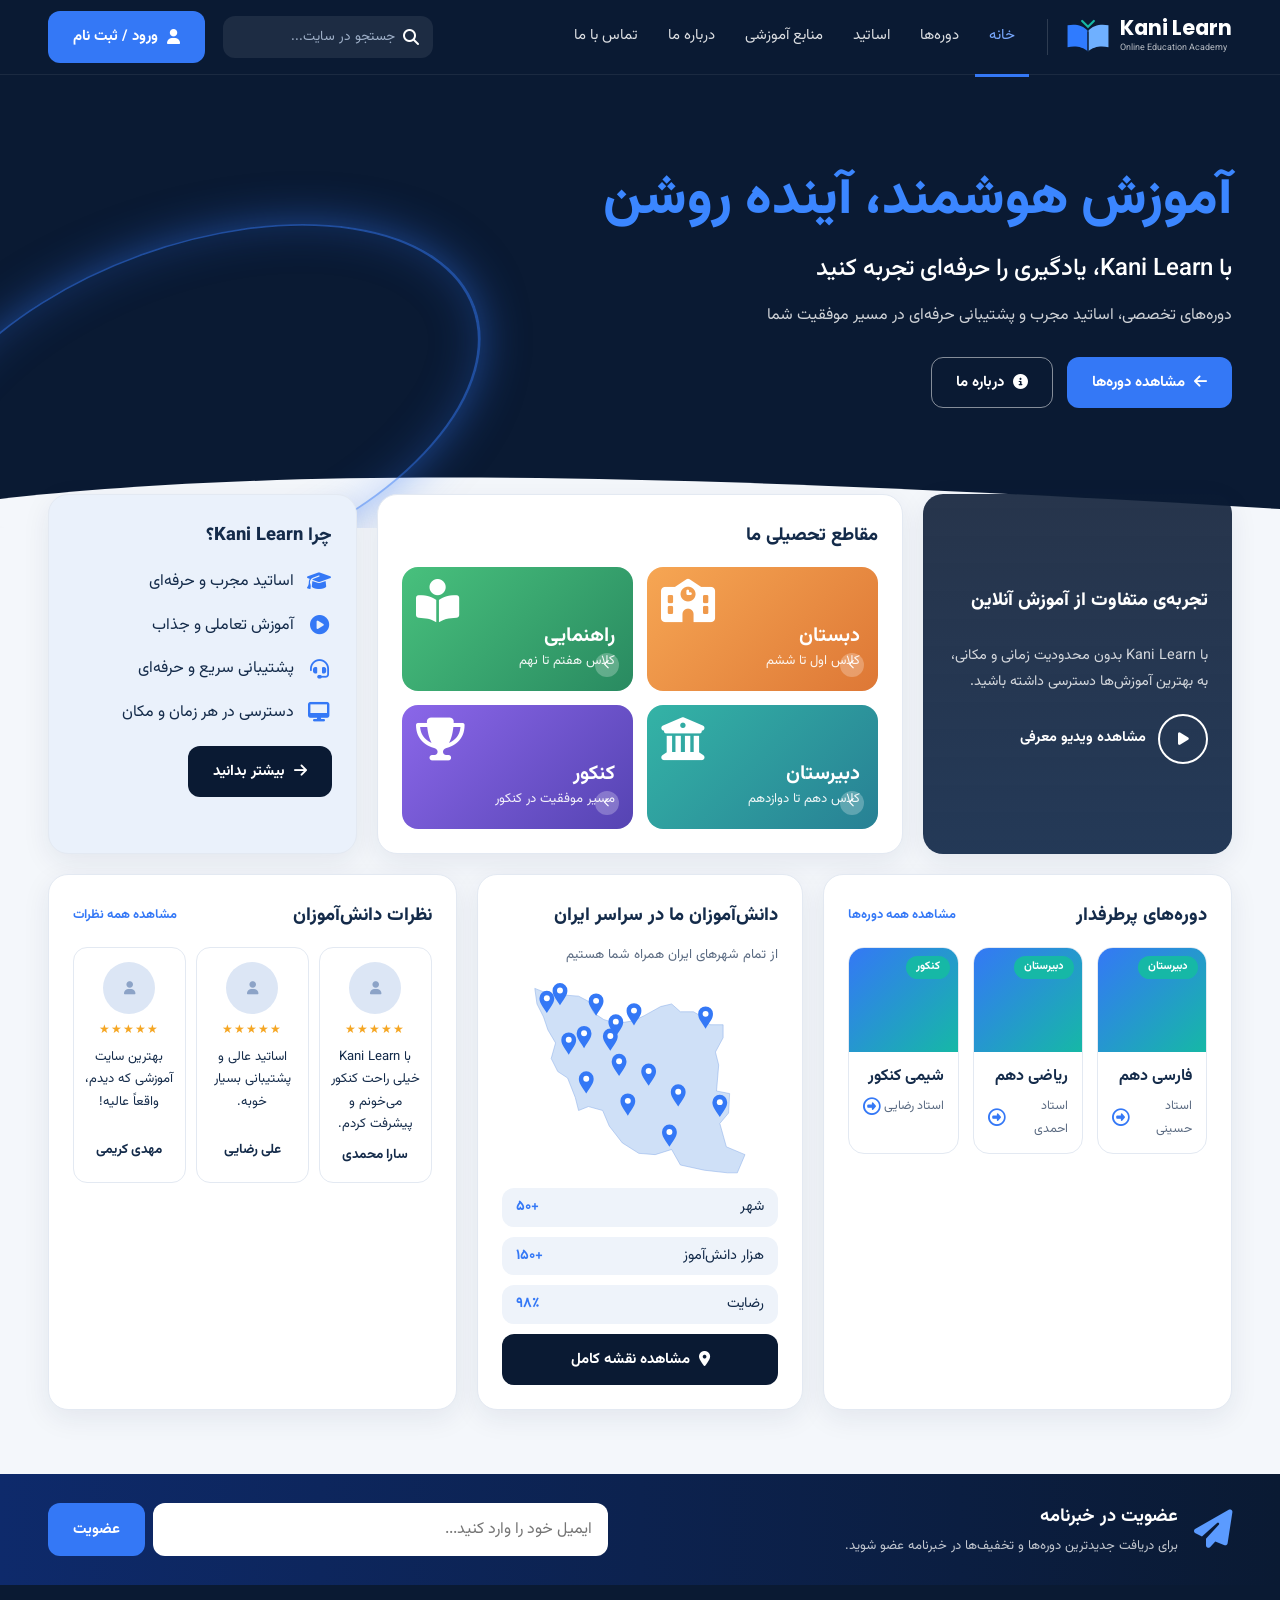
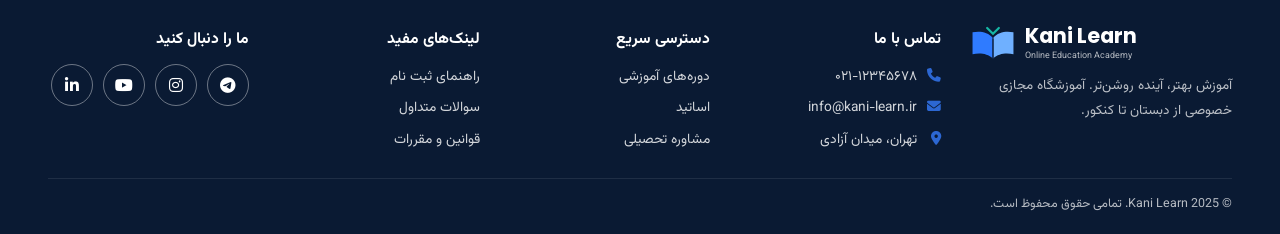
<file: index.html>
<!DOCTYPE html>
<html lang="fa" dir="rtl"><head><meta charset="UTF-8"><meta name="viewport" content="width=device-width, initial-scale=1, viewport-fit=cover">
<title>آموزش هوشمند، آینده روشن | Kani Learn</title><meta name="description" content="آموزشگاه مجازی Kani Learn؛ از دبستان تا کنکور با اساتید مجرب">
<link href="https://fonts.googleapis.com/css2?family=Vazirmatn:wght@400;500;700;800&family=Poppins:wght@600;700&display=swap" rel="stylesheet">
<link rel="stylesheet" href="https://cdnjs.cloudflare.com/ajax/libs/font-awesome/6.5.1/css/all.min.css"><link rel="stylesheet" href="assets/style.css"></head>
<body><header><div class="wrap bar"><a class="logo" href="index.html" aria-label="Kani Learn"><svg viewBox="0 0 60 52"><path d="M30 46C22 38 10 38 2 40V10c9-2 21-1 28 8z" fill="#2F7BFF"/><path d="M30 46c8-8 20-8 28-6V10c-9-2-21-1-28 8z" fill="#6FB0FF"/><path d="M30 18v28" stroke="#0A1A33" stroke-width="2"/><path d="M22 4l8 8 8-8" fill="none" stroke="#16B8A6" stroke-width="3" stroke-linecap="round"/></svg><span><b>Kani Learn</b><small>Online Education Academy</small></span></a><span class="sep"></span>
<nav id="nav" aria-label="منوی اصلی"><div class="dh"><a class="logo" href="index.html" aria-label="Kani Learn"><svg viewBox="0 0 60 52"><path d="M30 46C22 38 10 38 2 40V10c9-2 21-1 28 8z" fill="#2F7BFF"/><path d="M30 46c8-8 20-8 28-6V10c-9-2-21-1-28 8z" fill="#6FB0FF"/><path d="M30 18v28" stroke="#0A1A33" stroke-width="2"/><path d="M22 4l8 8 8-8" fill="none" stroke="#16B8A6" stroke-width="3" stroke-linecap="round"/></svg><span><b>Kani Learn</b><small>Online Education Academy</small></span></a><button id="close" aria-label="بستن منو"><i class="fa-solid fa-xmark"></i></button></div><a class="l on" href="index.html" aria-current=page><i class="fa-solid fa-house"></i>خانه</a><a class="l" href="courses.html"><i class="fa-solid fa-book-open"></i>دوره‌ها</a><a class="l" href="teachers.html"><i class="fa-solid fa-chalkboard-user"></i>اساتید</a><a class="l" href="resources.html"><i class="fa-solid fa-folder-open"></i>منابع آموزشی</a><a class="l" href="about.html"><i class="fa-solid fa-circle-info"></i>درباره ما</a><a class="l" href="contact.html"><i class="fa-solid fa-headset"></i>تماس با ما</a>
<div class="df"><label class="search"><i class="fa-solid fa-magnifying-glass"></i><input type="search" placeholder="جستجو در سایت..." aria-label="جستجو"></label><a class="btn btn-blue" href="contact.html"><i class="fa-solid fa-user"></i>ورود / ثبت نام</a><div class="soc"><a href="#" aria-label="تلگرام"><i class="fa-brands fa-telegram"></i></a><a href="#" aria-label="اینستاگرام"><i class="fa-brands fa-instagram"></i></a><a href="#" aria-label="یوتیوب"><i class="fa-brands fa-youtube"></i></a><a href="#" aria-label="لینکدین"><i class="fa-brands fa-linkedin-in"></i></a></div></div></nav>
<label class="search"><i class="fa-solid fa-magnifying-glass"></i><input type="search" placeholder="جستجو در سایت..." aria-label="جستجو"></label><a class="btn btn-blue hdr-cta" href="contact.html"><i class="fa-solid fa-user"></i>ورود / ثبت نام</a>
<button class="burger" id="burger" aria-label="منو" aria-expanded="false" aria-controls="nav"><span></span><span></span><span></span></button>
</div></header><div class="scrim" id="scrim"></div><main><section class="hero"><div class="wrap"><div class="txt"><h1>آموزش هوشمند، آینده روشن</h1><h2>با Kani Learn، یادگیری را حرفه‌ای تجربه کنید</h2><p>دوره‌های تخصصی، اساتید مجرب و پشتیبانی حرفه‌ای در مسیر موفقیت شما</p>
<div class="cta"><a class="btn btn-blue" href="courses.html"><i class="fa-solid fa-arrow-left"></i>مشاهده دوره‌ها</a><a class="btn btn-line" href="about.html"><i class="fa-solid fa-circle-info"></i>درباره ما</a></div></div></div><svg class="curve" viewBox="0 0 1440 60" preserveAspectRatio="none"><path d="M0 60V30C300 0 700 0 1440 40V60z"/></svg></section>
<div class="sec up"><div class="wrap"><div class="row1">
<aside class="box promo"><h3>تجربه‌ی متفاوت از آموزش آنلاین</h3><p>با Kani Learn بدون محدودیت زمانی و مکانی، به بهترین آموزش‌ها دسترسی داشته باشید.</p><a class="play" href="about.html"><i class="fa-solid fa-play"></i>مشاهده ویدیو معرفی</a></aside>
<section class="box lvbox"><h3>مقاطع تحصیلی ما</h3><div class="lv"><a class="lcard o" href="courses.html" style="background-image:url(https://images.unsplash.com/photo-1509062522246-3755977927d7?w=500&q=70)"><i class="fa-solid fa-school bg"></i><span class="go"><i class="fa-solid fa-chevron-left"></i></span><b>دبستان</b><small>کلاس اول تا ششم</small></a><a class="lcard g" href="courses.html" style="background-image:url(https://images.unsplash.com/photo-1481627834876-b7833e8f5570?w=500&q=70)"><i class="fa-solid fa-book-open-reader bg"></i><span class="go"><i class="fa-solid fa-chevron-left"></i></span><b>راهنمایی</b><small>کلاس هفتم تا نهم</small></a><a class="lcard t" href="courses.html" style="background-image:url(https://images.unsplash.com/photo-1434030216411-0b793f4b4173?w=500&q=70)"><i class="fa-solid fa-building-columns bg"></i><span class="go"><i class="fa-solid fa-chevron-left"></i></span><b>دبیرستان</b><small>کلاس دهم تا دوازدهم</small></a><a class="lcard p" href="courses.html" style="background-image:url(https://images.unsplash.com/photo-1523240795612-9a054b0db644?w=500&q=70)"><i class="fa-solid fa-trophy bg"></i><span class="go"><i class="fa-solid fa-chevron-left"></i></span><b>کنکور</b><small>مسیر موفقیت در کنکور</small></a></div></section>
<aside class="box why"><h3>چرا Kani Learn؟</h3><ul><li><i class="fa-solid fa-graduation-cap"></i>اساتید مجرب و حرفه‌ای</li><li><i class="fa-solid fa-circle-play"></i>آموزش تعاملی و جذاب</li><li><i class="fa-solid fa-headset"></i>پشتیبانی سریع و حرفه‌ای</li><li><i class="fa-solid fa-desktop"></i>دسترسی در هر زمان و مکان</li></ul><a class="btn btn-dark" href="about.html"><i class="fa-solid fa-arrow-right"></i>بیشتر بدانید</a></aside></div>
<div class="row2"><section class="box"><div class="head"><h3>دوره‌های پرطرفدار</h3><a href="courses.html">مشاهده همه دوره‌ها</a></div><div class="courses"><article class="c" data-lv="دبیرستان"><div class="ci"><img src="https://images.unsplash.com/photo-1456513080510-7bf3a84b82f8?w=600&q=70" alt="فارسی دهم" loading="lazy" data-f><em>دبیرستان</em></div><div class="cb"><b>فارسی دهم</b><div class="cm"><span>استاد حسینی</span><i class="fa-regular fa-circle-right"></i></div></div></article><article class="c" data-lv="دبیرستان"><div class="ci"><img src="https://images.unsplash.com/photo-1635070041078-e363dbe005cb?w=600&q=70" alt="ریاضی دهم" loading="lazy" data-f><em>دبیرستان</em></div><div class="cb"><b>ریاضی دهم</b><div class="cm"><span>استاد احمدی</span><i class="fa-regular fa-circle-right"></i></div></div></article><article class="c" data-lv="کنکور"><div class="ci"><img src="https://images.unsplash.com/photo-1532094349884-543bc11b234d?w=600&q=70" alt="شیمی کنکور" loading="lazy" data-f><em>کنکور</em></div><div class="cb"><b>شیمی کنکور</b><div class="cm"><span>استاد رضایی</span><i class="fa-regular fa-circle-right"></i></div></div></article></div></section>
<section class="box mapw"><h3 style="margin:0">دانش‌آموزان ما در سراسر ایران</h3><small style="color:var(--muted)">از تمام شهرهای ایران همراه شما هستیم</small><svg viewBox="0 0 600 540" role="img" aria-label="نقشه ایران"><path class="land" d="M14.8 28.1L59.1 45.6L88.7 45.6L133.0 49.1L159.6 63.1L174.4 94.7L201.0 112.2L236.5 122.7L280.8 115.7L310.3 101.7L354.7 77.1L384.2 70.1L407.9 91.2L443.3 91.2L467.0 105.2L487.7 126.2L523.2 126.2L523.2 161.3L502.5 199.9L511.3 234.9L505.4 305.1L540.9 312.1L537.9 364.7L514.3 392.7L532.0 455.8L582.3 476.9L561.6 526.0L535.0 526.0L472.9 519.0L407.9 504.9L384.2 462.9L339.9 476.9L295.6 473.4L251.2 445.3L215.8 399.7L198.0 357.7L159.6 347.1L133.0 357.7L124.1 322.6L103.4 270.0L76.8 252.5L59.1 217.4L70.9 175.3L50.2 140.3L38.4 105.2L20.7 70.1Z"/><g transform="translate(233.5 157.8)"><path class="pin" d="M0 0C-14-22-20-28-20-40a20 20 0 0140 0C20-28 14-22 0 0z"/><circle class="pin-c" cy="-40" r="8"/></g><g transform="translate(475.9 136.8)"><path class="pin" d="M0 0C-14-22-20-28-20-40a20 20 0 0140 0C20-28 14-22 0 0z"/><circle class="pin-c" cy="-40" r="8"/></g><g transform="translate(242.4 264.7)"><path class="pin" d="M0 0C-14-22-20-28-20-40a20 20 0 0140 0C20-28 14-22 0 0z"/><circle class="pin-c" cy="-40" r="8"/></g><g transform="translate(266.0 371.7)"><path class="pin" d="M0 0C-14-22-20-28-20-40a20 20 0 0140 0C20-28 14-22 0 0z"/><circle class="pin-c" cy="-40" r="8"/></g><g transform="translate(82.8 73.6)"><path class="pin" d="M0 0C-14-22-20-28-20-40a20 20 0 0140 0C20-28 14-22 0 0z"/><circle class="pin-c" cy="-40" r="8"/></g><g transform="translate(153.7 312.1)"><path class="pin" d="M0 0C-14-22-20-28-20-40a20 20 0 0140 0C20-28 14-22 0 0z"/><circle class="pin-c" cy="-40" r="8"/></g><g transform="translate(106.4 206.9)"><path class="pin" d="M0 0C-14-22-20-28-20-40a20 20 0 0140 0C20-28 14-22 0 0z"/><circle class="pin-c" cy="-40" r="8"/></g><g transform="translate(180.3 101.7)"><path class="pin" d="M0 0C-14-22-20-28-20-40a20 20 0 0140 0C20-28 14-22 0 0z"/><circle class="pin-c" cy="-40" r="8"/></g><g transform="translate(322.2 291.0)"><path class="pin" d="M0 0C-14-22-20-28-20-40a20 20 0 0140 0C20-28 14-22 0 0z"/><circle class="pin-c" cy="-40" r="8"/></g><g transform="translate(402.0 347.1)"><path class="pin" d="M0 0C-14-22-20-28-20-40a20 20 0 0140 0C20-28 14-22 0 0z"/><circle class="pin-c" cy="-40" r="8"/></g><g transform="translate(378.3 455.8)"><path class="pin" d="M0 0C-14-22-20-28-20-40a20 20 0 0140 0C20-28 14-22 0 0z"/><circle class="pin-c" cy="-40" r="8"/></g><g transform="translate(514.3 375.2)"><path class="pin" d="M0 0C-14-22-20-28-20-40a20 20 0 0140 0C20-28 14-22 0 0z"/><circle class="pin-c" cy="-40" r="8"/></g><g transform="translate(47.3 94.7)"><path class="pin" d="M0 0C-14-22-20-28-20-40a20 20 0 0140 0C20-28 14-22 0 0z"/><circle class="pin-c" cy="-40" r="8"/></g><g transform="translate(282.6 128.0)"><path class="pin" d="M0 0C-14-22-20-28-20-40a20 20 0 0140 0C20-28 14-22 0 0z"/><circle class="pin-c" cy="-40" r="8"/></g><g transform="translate(218.7 196.4)"><path class="pin" d="M0 0C-14-22-20-28-20-40a20 20 0 0140 0C20-28 14-22 0 0z"/><circle class="pin-c" cy="-40" r="8"/></g><g transform="translate(147.8 189.4)"><path class="pin" d="M0 0C-14-22-20-28-20-40a20 20 0 0140 0C20-28 14-22 0 0z"/><circle class="pin-c" cy="-40" r="8"/></g></svg><div class="st"><span>شهر</span><b>+۵۰</b></div><div class="st"><span>هزار دانش‌آموز</span><b>+۱۵۰</b></div><div class="st"><span>رضایت</span><b>۹۸٪</b></div><a class="btn btn-dark" href="about.html#map"><i class="fa-solid fa-location-dot"></i>مشاهده نقشه کامل</a></section>
<section class="box revbox"><div class="head"><h3>نظرات دانش‌آموزان</h3><a href="about.html#reviews">مشاهده همه نظرات</a></div><div class="rv"><div class="r"><div class="av"><i class="fa-solid fa-user"></i><img src="https://images.unsplash.com/photo-1507003211169-0a1dd7228f2d?w=200&q=70" alt="سارا محمدی" loading="lazy" data-f></div><div class="stars">★★★★★</div><p>با Kani Learn خیلی راحت کنکور می‌خونم و پیشرفت کردم.</p><b>سارا محمدی</b></div><div class="r"><div class="av"><i class="fa-solid fa-user"></i><img src="https://images.unsplash.com/photo-1494790108377-be9c29b29330?w=200&q=70" alt="علی رضایی" loading="lazy" data-f></div><div class="stars">★★★★★</div><p>اساتید عالی و پشتیبانی بسیار خوبه.</p><b>علی رضایی</b></div><div class="r"><div class="av"><i class="fa-solid fa-user"></i><img src="https://images.unsplash.com/photo-1500648767791-00dcc994a43e?w=200&q=70" alt="مهدی کریمی" loading="lazy" data-f></div><div class="stars">★★★★★</div><p>بهترین سایت آموزشی که دیدم، واقعاً عالیه!</p><b>مهدی کریمی</b></div></div></section></div></div></div></main><section class="news"><div class="wrap"><div class="n1"><i class="fa-solid fa-paper-plane"></i><div><h4>عضویت در خبرنامه</h4><p>برای دریافت جدیدترین دوره‌ها و تخفیف‌ها در خبرنامه عضو شوید.</p></div></div>
<div class="nf"><input type="email" placeholder="ایمیل خود را وارد کنید..." aria-label="ایمیل"><button class="btn btn-blue" id="nf" type="button">عضویت</button></div></div></section>
<footer><div class="wrap"><div class="fg"><div><a class="logo" href="index.html" aria-label="Kani Learn"><svg viewBox="0 0 60 52"><path d="M30 46C22 38 10 38 2 40V10c9-2 21-1 28 8z" fill="#2F7BFF"/><path d="M30 46c8-8 20-8 28-6V10c-9-2-21-1-28 8z" fill="#6FB0FF"/><path d="M30 18v28" stroke="#0A1A33" stroke-width="2"/><path d="M22 4l8 8 8-8" fill="none" stroke="#16B8A6" stroke-width="3" stroke-linecap="round"/></svg><span><b>Kani Learn</b><small>Online Education Academy</small></span></a><p style="font-size:.84rem;opacity:.72;margin-top:10px">آموزش بهتر، آینده روشن‌تر. آموزشگاه مجازی خصوصی از دبستان تا کنکور.</p></div>
<div><h5>تماس با ما</h5><ul><li><i class="fa-solid fa-phone"></i>۰۲۱-۱۲۳۴۵۶۷۸</li><li><i class="fa-solid fa-envelope"></i>info@kani-learn.ir</li><li><i class="fa-solid fa-location-dot"></i>تهران، میدان آزادی</li></ul></div>
<div><h5>دسترسی سریع</h5><ul><li><a href="courses.html">دوره‌های آموزشی</a></li><li><a href="teachers.html">اساتید</a></li><li><a href="contact.html">مشاوره تحصیلی</a></li></ul></div>
<div><h5>لینک‌های مفید</h5><ul><li><a href="contact.html">راهنمای ثبت نام</a></li><li><a href="contact.html#faq">سوالات متداول</a></li><li><a href="about.html">قوانین و مقررات</a></li></ul></div>
<div><h5>ما را دنبال کنید</h5><div class="soc"><a href="#" aria-label="تلگرام"><i class="fa-brands fa-telegram"></i></a><a href="#" aria-label="اینستاگرام"><i class="fa-brands fa-instagram"></i></a><a href="#" aria-label="یوتیوب"><i class="fa-brands fa-youtube"></i></a><a href="#" aria-label="لینکدین"><i class="fa-brands fa-linkedin-in"></i></a></div></div></div>
<div class="copy">© 2025 Kani Learn. تمامی حقوق محفوظ است.</div></div></footer>
<script src="assets/main.js"></script></body></html>
</file>
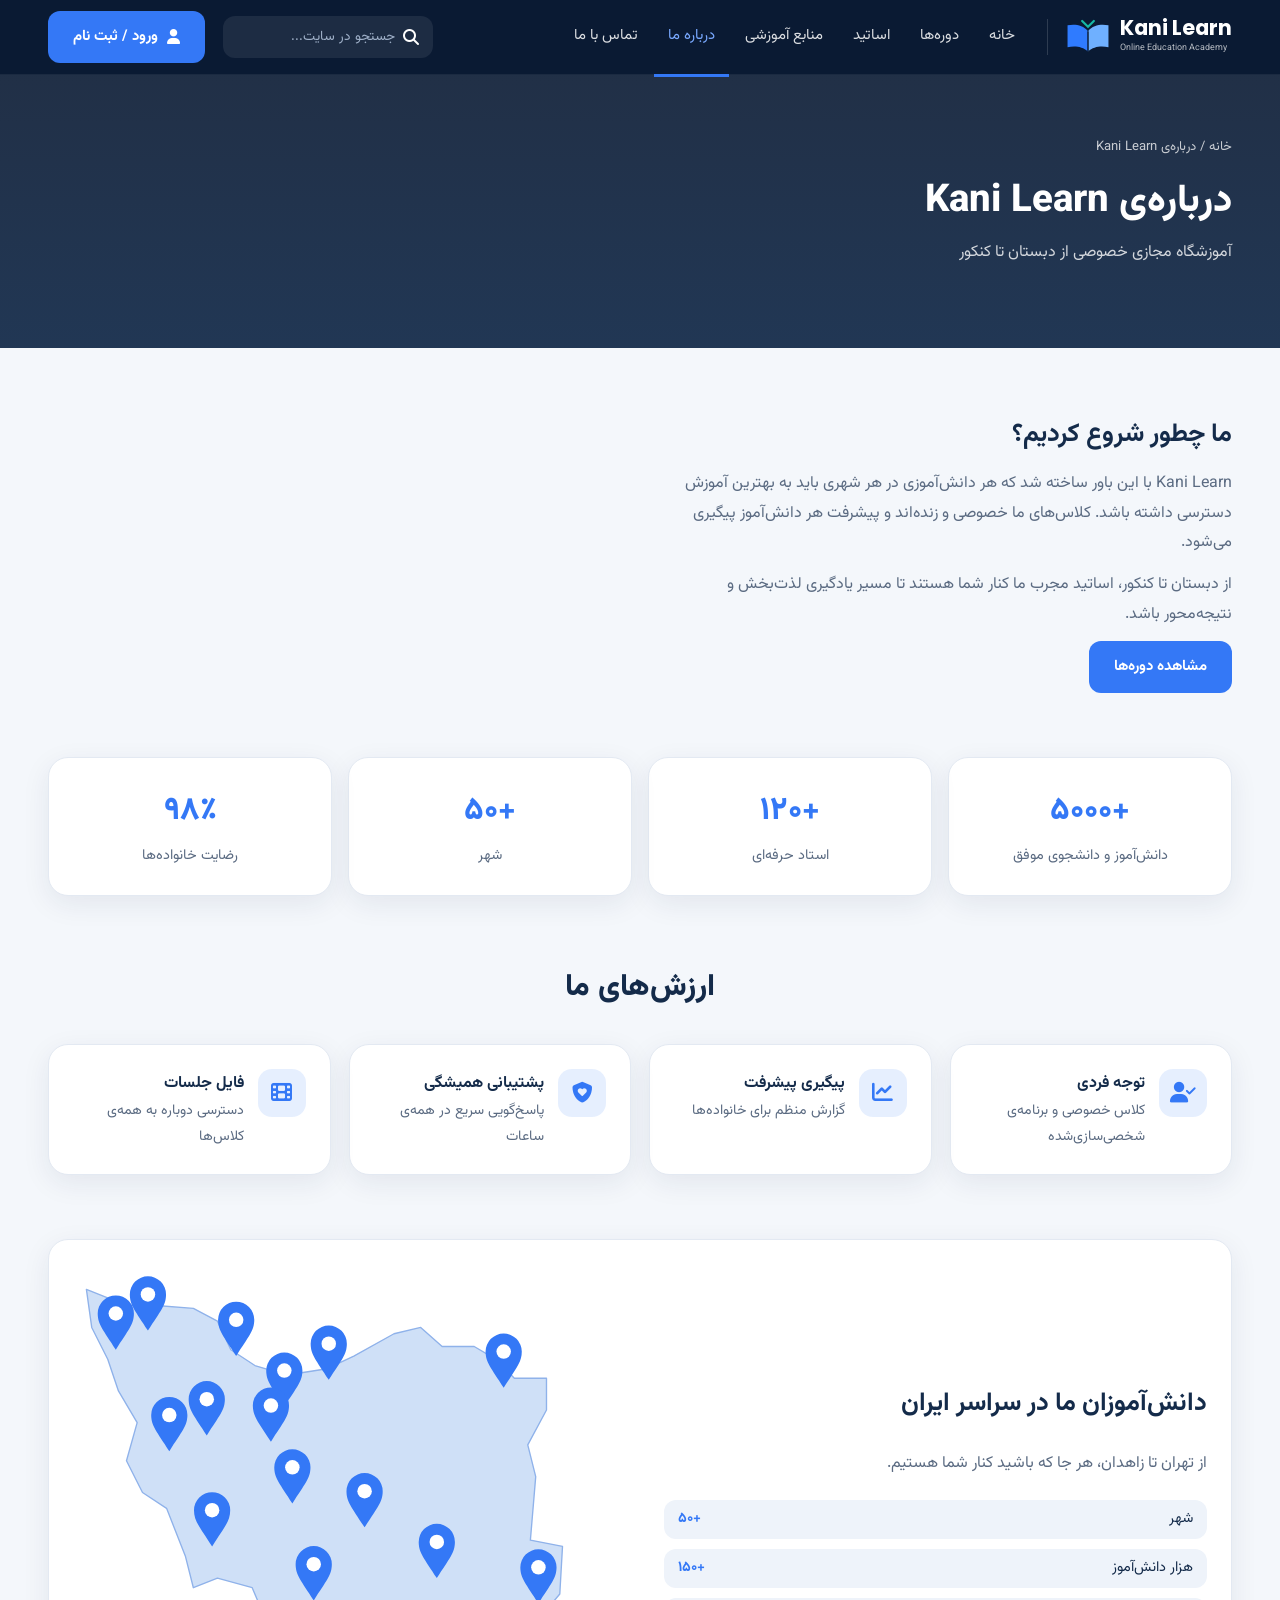
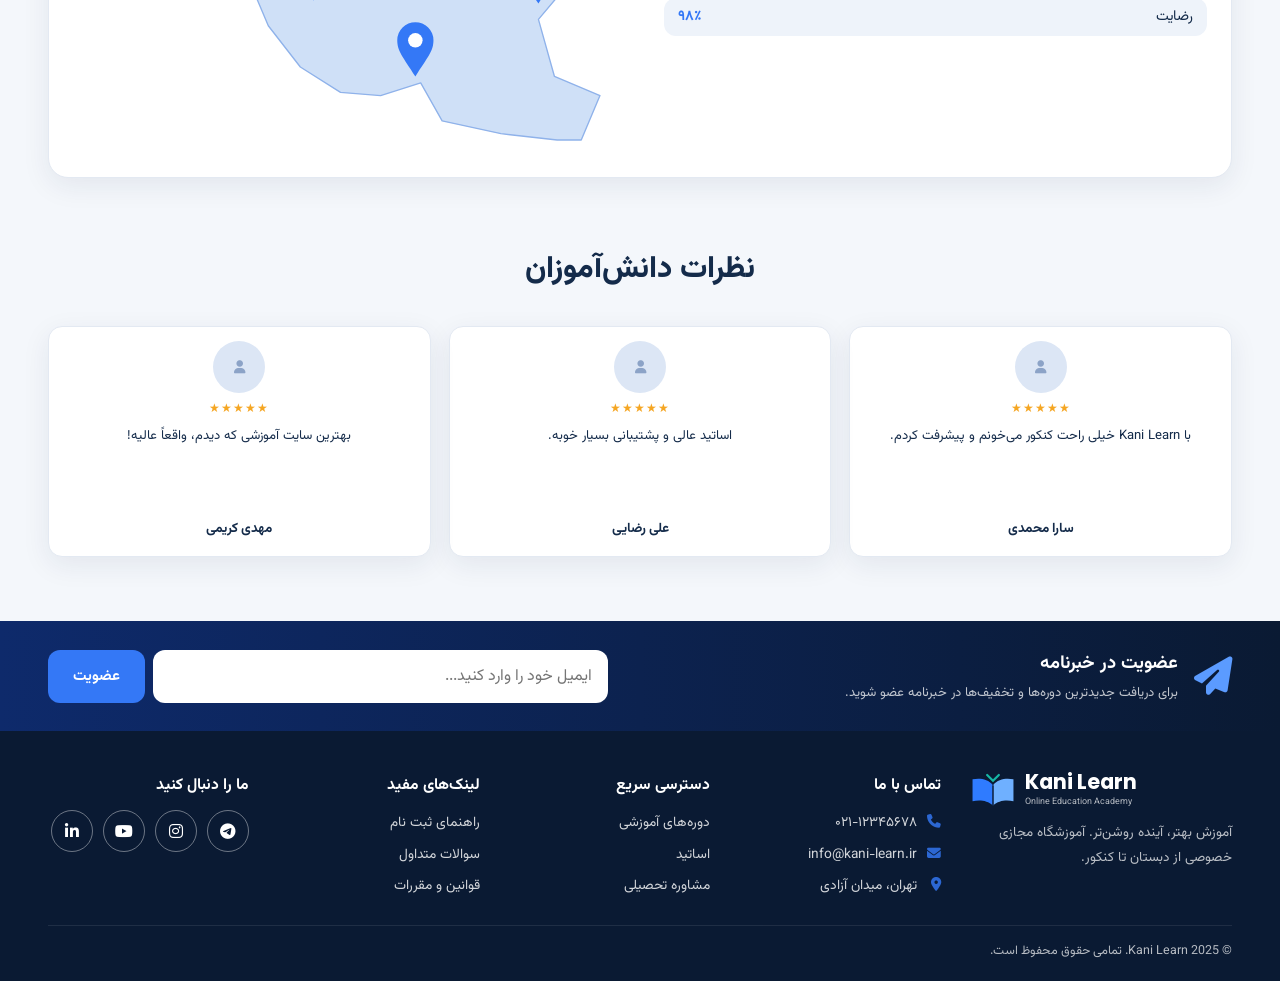
<file: about.html>
<!DOCTYPE html>
<html lang="fa" dir="rtl"><head><meta charset="UTF-8"><meta name="viewport" content="width=device-width, initial-scale=1, viewport-fit=cover">
<title>درباره ما | Kani Learn</title><meta name="description" content="آموزشگاه مجازی Kani Learn؛ از دبستان تا کنکور با اساتید مجرب">
<link href="https://fonts.googleapis.com/css2?family=Vazirmatn:wght@400;500;700;800&family=Poppins:wght@600;700&display=swap" rel="stylesheet">
<link rel="stylesheet" href="https://cdnjs.cloudflare.com/ajax/libs/font-awesome/6.5.1/css/all.min.css"><link rel="stylesheet" href="assets/style.css"></head>
<body><header><div class="wrap bar"><a class="logo" href="index.html" aria-label="Kani Learn"><svg viewBox="0 0 60 52"><path d="M30 46C22 38 10 38 2 40V10c9-2 21-1 28 8z" fill="#2F7BFF"/><path d="M30 46c8-8 20-8 28-6V10c-9-2-21-1-28 8z" fill="#6FB0FF"/><path d="M30 18v28" stroke="#0A1A33" stroke-width="2"/><path d="M22 4l8 8 8-8" fill="none" stroke="#16B8A6" stroke-width="3" stroke-linecap="round"/></svg><span><b>Kani Learn</b><small>Online Education Academy</small></span></a><span class="sep"></span>
<nav id="nav" aria-label="منوی اصلی"><div class="dh"><a class="logo" href="index.html" aria-label="Kani Learn"><svg viewBox="0 0 60 52"><path d="M30 46C22 38 10 38 2 40V10c9-2 21-1 28 8z" fill="#2F7BFF"/><path d="M30 46c8-8 20-8 28-6V10c-9-2-21-1-28 8z" fill="#6FB0FF"/><path d="M30 18v28" stroke="#0A1A33" stroke-width="2"/><path d="M22 4l8 8 8-8" fill="none" stroke="#16B8A6" stroke-width="3" stroke-linecap="round"/></svg><span><b>Kani Learn</b><small>Online Education Academy</small></span></a><button id="close" aria-label="بستن منو"><i class="fa-solid fa-xmark"></i></button></div><a class="l" href="index.html"><i class="fa-solid fa-house"></i>خانه</a><a class="l" href="courses.html"><i class="fa-solid fa-book-open"></i>دوره‌ها</a><a class="l" href="teachers.html"><i class="fa-solid fa-chalkboard-user"></i>اساتید</a><a class="l" href="resources.html"><i class="fa-solid fa-folder-open"></i>منابع آموزشی</a><a class="l on" href="about.html" aria-current=page><i class="fa-solid fa-circle-info"></i>درباره ما</a><a class="l" href="contact.html"><i class="fa-solid fa-headset"></i>تماس با ما</a>
<div class="df"><label class="search"><i class="fa-solid fa-magnifying-glass"></i><input type="search" placeholder="جستجو در سایت..." aria-label="جستجو"></label><a class="btn btn-blue" href="contact.html"><i class="fa-solid fa-user"></i>ورود / ثبت نام</a><div class="soc"><a href="#" aria-label="تلگرام"><i class="fa-brands fa-telegram"></i></a><a href="#" aria-label="اینستاگرام"><i class="fa-brands fa-instagram"></i></a><a href="#" aria-label="یوتیوب"><i class="fa-brands fa-youtube"></i></a><a href="#" aria-label="لینکدین"><i class="fa-brands fa-linkedin-in"></i></a></div></div></nav>
<label class="search"><i class="fa-solid fa-magnifying-glass"></i><input type="search" placeholder="جستجو در سایت..." aria-label="جستجو"></label><a class="btn btn-blue hdr-cta" href="contact.html"><i class="fa-solid fa-user"></i>ورود / ثبت نام</a>
<button class="burger" id="burger" aria-label="منو" aria-expanded="false" aria-controls="nav"><span></span><span></span><span></span></button>
</div></header><div class="scrim" id="scrim"></div><main><section class="phead"><div class="wrap"><div class="bc"><a href="index.html">خانه</a> / درباره‌ی Kani Learn</div><h1>درباره‌ی Kani Learn</h1><p>آموزشگاه مجازی خصوصی از دبستان تا کنکور</p></div></section><section class="sec"><div class="wrap split"><div><h2>ما چطور شروع کردیم؟</h2><p>Kani Learn با این باور ساخته شد که هر دانش‌آموزی در هر شهری باید به بهترین آموزش دسترسی داشته باشد. کلاس‌های ما خصوصی و زنده‌اند و پیشرفت هر دانش‌آموز پیگیری می‌شود.</p><p>از دبستان تا کنکور، اساتید مجرب ما کنار شما هستند تا مسیر یادگیری لذت‌بخش و نتیجه‌محور باشد.</p><a class="btn btn-blue" href="courses.html">مشاهده دوره‌ها</a></div><img src="https://images.unsplash.com/photo-1523240795612-9a054b0db644?w=900&q=70" alt="تیم Kani Learn" loading="lazy" data-f></div></section>
<section class="sec" style="padding-top:0"><div class="wrap"><div class="stats"><div class="box"><b>+۵۰۰۰</b><span>دانش‌آموز و دانشجوی موفق</span></div><div class="box"><b>+۱۲۰</b><span>استاد حرفه‌ای</span></div><div class="box"><b>+۵۰</b><span>شهر</span></div><div class="box"><b>۹۸٪</b><span>رضایت خانواده‌ها</span></div></div></div></section>
<section class="sec" style="padding-top:0"><div class="wrap"><div class="st-t"><h2>ارزش‌های ما</h2></div><div class="fg3"><div class='box ft'><i class='fa-solid fa-user-check'></i><div><b>توجه فردی</b><p>کلاس خصوصی و برنامه‌ی شخصی‌سازی‌شده</p></div></div><div class='box ft'><i class='fa-solid fa-chart-line'></i><div><b>پیگیری پیشرفت</b><p>گزارش منظم برای خانواده‌ها</p></div></div><div class='box ft'><i class='fa-solid fa-shield-heart'></i><div><b>پشتیبانی همیشگی</b><p>پاسخ‌گویی سریع در همه‌ی ساعات</p></div></div><div class='box ft'><i class='fa-solid fa-film'></i><div><b>فایل جلسات</b><p>دسترسی دوباره به همه‌ی کلاس‌ها</p></div></div></div></div></section>
<section class="sec" id="map" style="padding-top:0"><div class="wrap"><div class="box split"><div class="mapw"><h2>دانش‌آموزان ما در سراسر ایران</h2><p>از تهران تا زاهدان، هر جا که باشید کنار شما هستیم.</p><div class="st"><span>شهر</span><b>+۵۰</b></div><div class="st"><span>هزار دانش‌آموز</span><b>+۱۵۰</b></div><div class="st"><span>رضایت</span><b>۹۸٪</b></div></div><svg viewBox="0 0 600 540" role="img" aria-label="نقشه ایران"><path class="land" d="M14.8 28.1L59.1 45.6L88.7 45.6L133.0 49.1L159.6 63.1L174.4 94.7L201.0 112.2L236.5 122.7L280.8 115.7L310.3 101.7L354.7 77.1L384.2 70.1L407.9 91.2L443.3 91.2L467.0 105.2L487.7 126.2L523.2 126.2L523.2 161.3L502.5 199.9L511.3 234.9L505.4 305.1L540.9 312.1L537.9 364.7L514.3 392.7L532.0 455.8L582.3 476.9L561.6 526.0L535.0 526.0L472.9 519.0L407.9 504.9L384.2 462.9L339.9 476.9L295.6 473.4L251.2 445.3L215.8 399.7L198.0 357.7L159.6 347.1L133.0 357.7L124.1 322.6L103.4 270.0L76.8 252.5L59.1 217.4L70.9 175.3L50.2 140.3L38.4 105.2L20.7 70.1Z"/><g transform="translate(233.5 157.8)"><path class="pin" d="M0 0C-14-22-20-28-20-40a20 20 0 0140 0C20-28 14-22 0 0z"/><circle class="pin-c" cy="-40" r="8"/></g><g transform="translate(475.9 136.8)"><path class="pin" d="M0 0C-14-22-20-28-20-40a20 20 0 0140 0C20-28 14-22 0 0z"/><circle class="pin-c" cy="-40" r="8"/></g><g transform="translate(242.4 264.7)"><path class="pin" d="M0 0C-14-22-20-28-20-40a20 20 0 0140 0C20-28 14-22 0 0z"/><circle class="pin-c" cy="-40" r="8"/></g><g transform="translate(266.0 371.7)"><path class="pin" d="M0 0C-14-22-20-28-20-40a20 20 0 0140 0C20-28 14-22 0 0z"/><circle class="pin-c" cy="-40" r="8"/></g><g transform="translate(82.8 73.6)"><path class="pin" d="M0 0C-14-22-20-28-20-40a20 20 0 0140 0C20-28 14-22 0 0z"/><circle class="pin-c" cy="-40" r="8"/></g><g transform="translate(153.7 312.1)"><path class="pin" d="M0 0C-14-22-20-28-20-40a20 20 0 0140 0C20-28 14-22 0 0z"/><circle class="pin-c" cy="-40" r="8"/></g><g transform="translate(106.4 206.9)"><path class="pin" d="M0 0C-14-22-20-28-20-40a20 20 0 0140 0C20-28 14-22 0 0z"/><circle class="pin-c" cy="-40" r="8"/></g><g transform="translate(180.3 101.7)"><path class="pin" d="M0 0C-14-22-20-28-20-40a20 20 0 0140 0C20-28 14-22 0 0z"/><circle class="pin-c" cy="-40" r="8"/></g><g transform="translate(322.2 291.0)"><path class="pin" d="M0 0C-14-22-20-28-20-40a20 20 0 0140 0C20-28 14-22 0 0z"/><circle class="pin-c" cy="-40" r="8"/></g><g transform="translate(402.0 347.1)"><path class="pin" d="M0 0C-14-22-20-28-20-40a20 20 0 0140 0C20-28 14-22 0 0z"/><circle class="pin-c" cy="-40" r="8"/></g><g transform="translate(378.3 455.8)"><path class="pin" d="M0 0C-14-22-20-28-20-40a20 20 0 0140 0C20-28 14-22 0 0z"/><circle class="pin-c" cy="-40" r="8"/></g><g transform="translate(514.3 375.2)"><path class="pin" d="M0 0C-14-22-20-28-20-40a20 20 0 0140 0C20-28 14-22 0 0z"/><circle class="pin-c" cy="-40" r="8"/></g><g transform="translate(47.3 94.7)"><path class="pin" d="M0 0C-14-22-20-28-20-40a20 20 0 0140 0C20-28 14-22 0 0z"/><circle class="pin-c" cy="-40" r="8"/></g><g transform="translate(282.6 128.0)"><path class="pin" d="M0 0C-14-22-20-28-20-40a20 20 0 0140 0C20-28 14-22 0 0z"/><circle class="pin-c" cy="-40" r="8"/></g><g transform="translate(218.7 196.4)"><path class="pin" d="M0 0C-14-22-20-28-20-40a20 20 0 0140 0C20-28 14-22 0 0z"/><circle class="pin-c" cy="-40" r="8"/></g><g transform="translate(147.8 189.4)"><path class="pin" d="M0 0C-14-22-20-28-20-40a20 20 0 0140 0C20-28 14-22 0 0z"/><circle class="pin-c" cy="-40" r="8"/></g></svg></div></div></section>
<section class="sec" id="reviews" style="padding-top:0"><div class="wrap"><div class="st-t"><h2>نظرات دانش‌آموزان</h2></div><div class="fg3"><div class='r box'><div class="av"><i class="fa-solid fa-user"></i><img src="https://images.unsplash.com/photo-1507003211169-0a1dd7228f2d?w=200&q=70" alt="سارا محمدی" loading="lazy" data-f></div><div class='stars'>★★★★★</div><p>با Kani Learn خیلی راحت کنکور می‌خونم و پیشرفت کردم.</p><b>سارا محمدی</b></div><div class='r box'><div class="av"><i class="fa-solid fa-user"></i><img src="https://images.unsplash.com/photo-1494790108377-be9c29b29330?w=200&q=70" alt="علی رضایی" loading="lazy" data-f></div><div class='stars'>★★★★★</div><p>اساتید عالی و پشتیبانی بسیار خوبه.</p><b>علی رضایی</b></div><div class='r box'><div class="av"><i class="fa-solid fa-user"></i><img src="https://images.unsplash.com/photo-1500648767791-00dcc994a43e?w=200&q=70" alt="مهدی کریمی" loading="lazy" data-f></div><div class='stars'>★★★★★</div><p>بهترین سایت آموزشی که دیدم، واقعاً عالیه!</p><b>مهدی کریمی</b></div></div></div></section></main><section class="news"><div class="wrap"><div class="n1"><i class="fa-solid fa-paper-plane"></i><div><h4>عضویت در خبرنامه</h4><p>برای دریافت جدیدترین دوره‌ها و تخفیف‌ها در خبرنامه عضو شوید.</p></div></div>
<div class="nf"><input type="email" placeholder="ایمیل خود را وارد کنید..." aria-label="ایمیل"><button class="btn btn-blue" id="nf" type="button">عضویت</button></div></div></section>
<footer><div class="wrap"><div class="fg"><div><a class="logo" href="index.html" aria-label="Kani Learn"><svg viewBox="0 0 60 52"><path d="M30 46C22 38 10 38 2 40V10c9-2 21-1 28 8z" fill="#2F7BFF"/><path d="M30 46c8-8 20-8 28-6V10c-9-2-21-1-28 8z" fill="#6FB0FF"/><path d="M30 18v28" stroke="#0A1A33" stroke-width="2"/><path d="M22 4l8 8 8-8" fill="none" stroke="#16B8A6" stroke-width="3" stroke-linecap="round"/></svg><span><b>Kani Learn</b><small>Online Education Academy</small></span></a><p style="font-size:.84rem;opacity:.72;margin-top:10px">آموزش بهتر، آینده روشن‌تر. آموزشگاه مجازی خصوصی از دبستان تا کنکور.</p></div>
<div><h5>تماس با ما</h5><ul><li><i class="fa-solid fa-phone"></i>۰۲۱-۱۲۳۴۵۶۷۸</li><li><i class="fa-solid fa-envelope"></i>info@kani-learn.ir</li><li><i class="fa-solid fa-location-dot"></i>تهران، میدان آزادی</li></ul></div>
<div><h5>دسترسی سریع</h5><ul><li><a href="courses.html">دوره‌های آموزشی</a></li><li><a href="teachers.html">اساتید</a></li><li><a href="contact.html">مشاوره تحصیلی</a></li></ul></div>
<div><h5>لینک‌های مفید</h5><ul><li><a href="contact.html">راهنمای ثبت نام</a></li><li><a href="contact.html#faq">سوالات متداول</a></li><li><a href="about.html">قوانین و مقررات</a></li></ul></div>
<div><h5>ما را دنبال کنید</h5><div class="soc"><a href="#" aria-label="تلگرام"><i class="fa-brands fa-telegram"></i></a><a href="#" aria-label="اینستاگرام"><i class="fa-brands fa-instagram"></i></a><a href="#" aria-label="یوتیوب"><i class="fa-brands fa-youtube"></i></a><a href="#" aria-label="لینکدین"><i class="fa-brands fa-linkedin-in"></i></a></div></div></div>
<div class="copy">© 2025 Kani Learn. تمامی حقوق محفوظ است.</div></div></footer>
<script src="assets/main.js"></script></body></html>
</file>
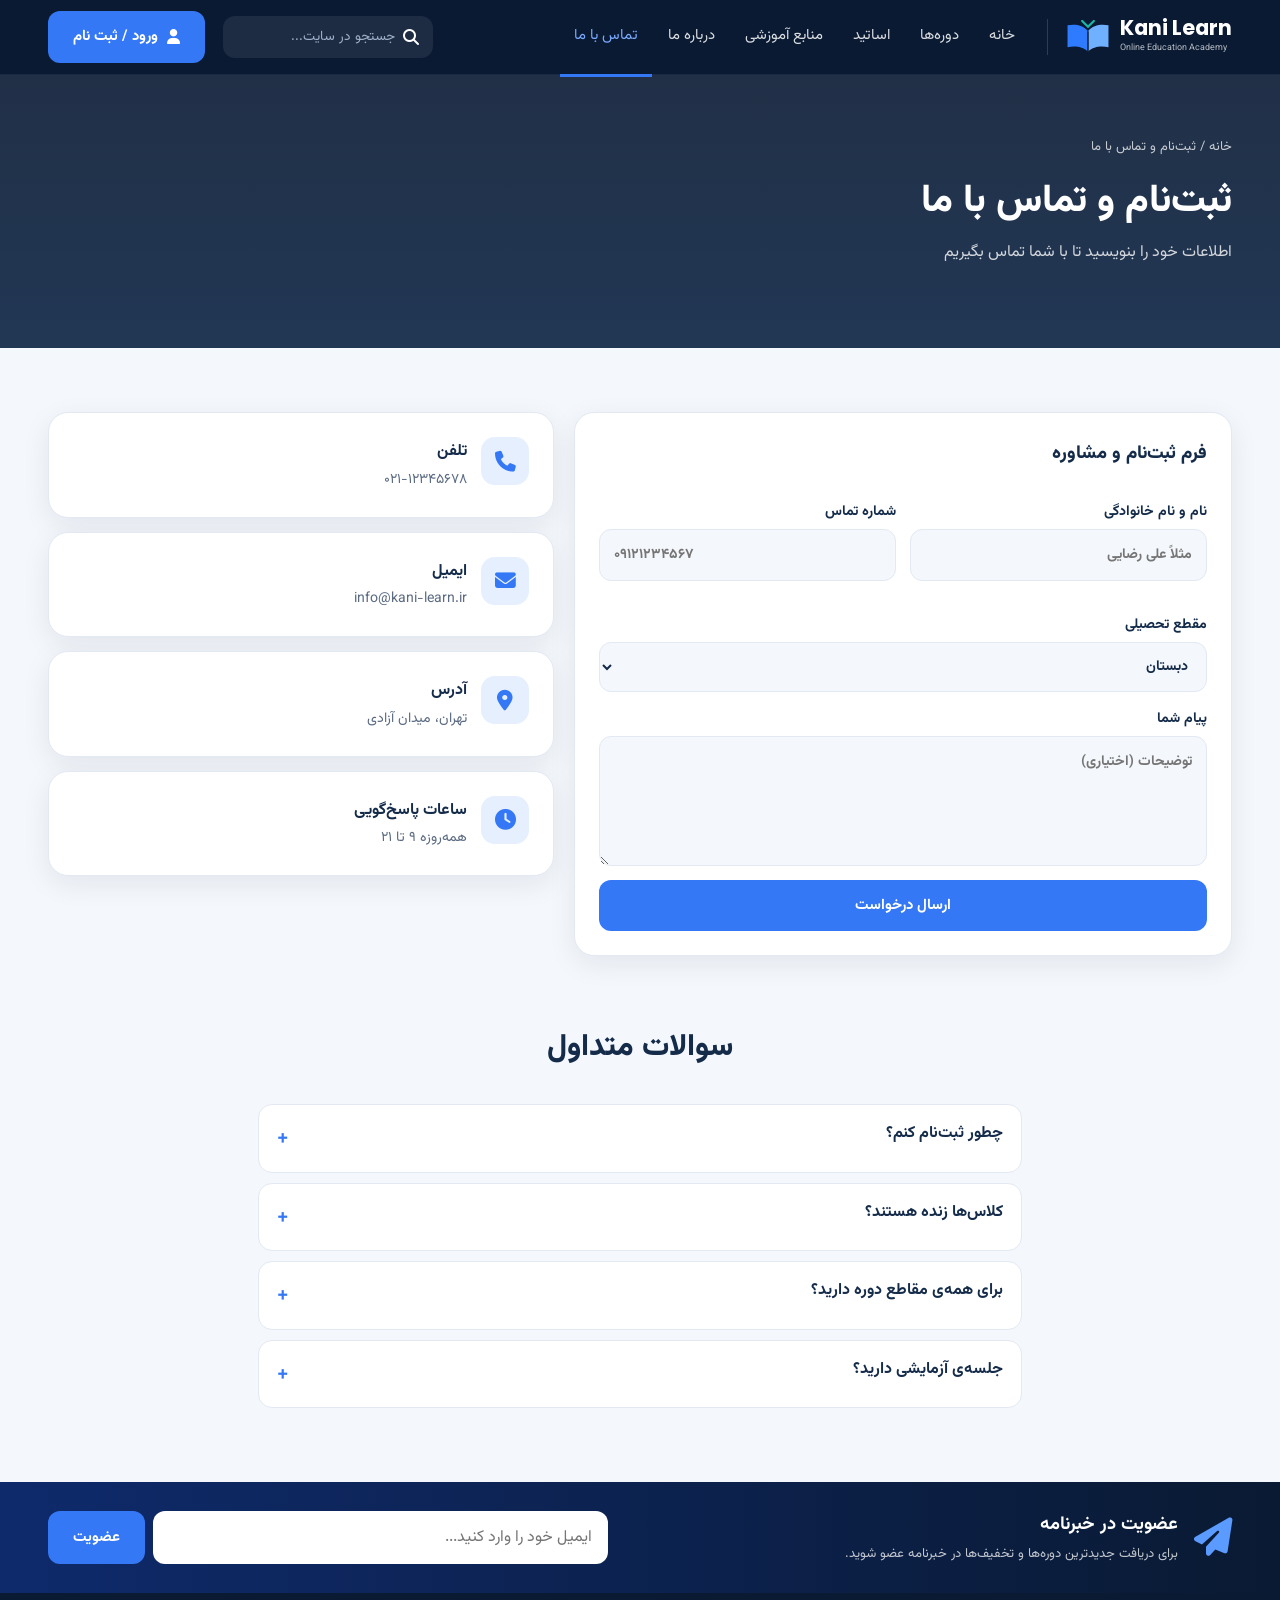
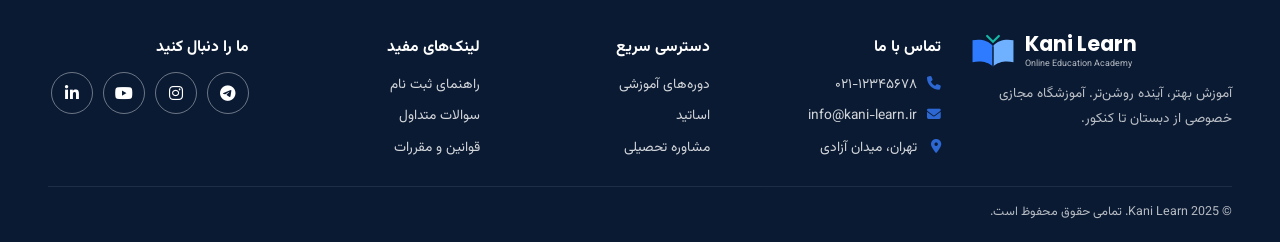
<file: contact.html>
<!DOCTYPE html>
<html lang="fa" dir="rtl"><head><meta charset="UTF-8"><meta name="viewport" content="width=device-width, initial-scale=1, viewport-fit=cover">
<title>تماس با ما | Kani Learn</title><meta name="description" content="آموزشگاه مجازی Kani Learn؛ از دبستان تا کنکور با اساتید مجرب">
<link href="https://fonts.googleapis.com/css2?family=Vazirmatn:wght@400;500;700;800&family=Poppins:wght@600;700&display=swap" rel="stylesheet">
<link rel="stylesheet" href="https://cdnjs.cloudflare.com/ajax/libs/font-awesome/6.5.1/css/all.min.css"><link rel="stylesheet" href="assets/style.css"></head>
<body><header><div class="wrap bar"><a class="logo" href="index.html" aria-label="Kani Learn"><svg viewBox="0 0 60 52"><path d="M30 46C22 38 10 38 2 40V10c9-2 21-1 28 8z" fill="#2F7BFF"/><path d="M30 46c8-8 20-8 28-6V10c-9-2-21-1-28 8z" fill="#6FB0FF"/><path d="M30 18v28" stroke="#0A1A33" stroke-width="2"/><path d="M22 4l8 8 8-8" fill="none" stroke="#16B8A6" stroke-width="3" stroke-linecap="round"/></svg><span><b>Kani Learn</b><small>Online Education Academy</small></span></a><span class="sep"></span>
<nav id="nav" aria-label="منوی اصلی"><div class="dh"><a class="logo" href="index.html" aria-label="Kani Learn"><svg viewBox="0 0 60 52"><path d="M30 46C22 38 10 38 2 40V10c9-2 21-1 28 8z" fill="#2F7BFF"/><path d="M30 46c8-8 20-8 28-6V10c-9-2-21-1-28 8z" fill="#6FB0FF"/><path d="M30 18v28" stroke="#0A1A33" stroke-width="2"/><path d="M22 4l8 8 8-8" fill="none" stroke="#16B8A6" stroke-width="3" stroke-linecap="round"/></svg><span><b>Kani Learn</b><small>Online Education Academy</small></span></a><button id="close" aria-label="بستن منو"><i class="fa-solid fa-xmark"></i></button></div><a class="l" href="index.html"><i class="fa-solid fa-house"></i>خانه</a><a class="l" href="courses.html"><i class="fa-solid fa-book-open"></i>دوره‌ها</a><a class="l" href="teachers.html"><i class="fa-solid fa-chalkboard-user"></i>اساتید</a><a class="l" href="resources.html"><i class="fa-solid fa-folder-open"></i>منابع آموزشی</a><a class="l" href="about.html"><i class="fa-solid fa-circle-info"></i>درباره ما</a><a class="l on" href="contact.html" aria-current=page><i class="fa-solid fa-headset"></i>تماس با ما</a>
<div class="df"><label class="search"><i class="fa-solid fa-magnifying-glass"></i><input type="search" placeholder="جستجو در سایت..." aria-label="جستجو"></label><a class="btn btn-blue" href="contact.html"><i class="fa-solid fa-user"></i>ورود / ثبت نام</a><div class="soc"><a href="#" aria-label="تلگرام"><i class="fa-brands fa-telegram"></i></a><a href="#" aria-label="اینستاگرام"><i class="fa-brands fa-instagram"></i></a><a href="#" aria-label="یوتیوب"><i class="fa-brands fa-youtube"></i></a><a href="#" aria-label="لینکدین"><i class="fa-brands fa-linkedin-in"></i></a></div></div></nav>
<label class="search"><i class="fa-solid fa-magnifying-glass"></i><input type="search" placeholder="جستجو در سایت..." aria-label="جستجو"></label><a class="btn btn-blue hdr-cta" href="contact.html"><i class="fa-solid fa-user"></i>ورود / ثبت نام</a>
<button class="burger" id="burger" aria-label="منو" aria-expanded="false" aria-controls="nav"><span></span><span></span><span></span></button>
</div></header><div class="scrim" id="scrim"></div><main><section class="phead"><div class="wrap"><div class="bc"><a href="index.html">خانه</a> / ثبت‌نام و تماس با ما</div><h1>ثبت‌نام و تماس با ما</h1><p>اطلاعات خود را بنویسید تا با شما تماس بگیریم</p></div></section><section class="sec"><div class="wrap cl"><form class="box form" id="cf" novalidate><h3>فرم ثبت‌نام و مشاوره</h3>
<div class="two"><label>نام و نام خانوادگی<input required placeholder="مثلاً علی رضایی"><span class="err"></span></label><label>شماره تماس<input required type="tel" inputmode="tel" placeholder="۰۹۱۲۱۲۳۴۵۶۷"><span class="err"></span></label></div>
<label>مقطع تحصیلی<select><option>دبستان</option><option>راهنمایی</option><option>دبیرستان</option><option>کنکور</option></select></label>
<label>پیام شما<textarea rows="4" placeholder="توضیحات (اختیاری)"></textarea></label><button class="btn btn-blue" type="submit">ارسال درخواست</button><div class="ok" id="ok">درخواست شما ثبت شد 🎉 به‌زودی با شما تماس می‌گیریم.</div></form>
<div class="info"><div class='box ft'><i class='fa-solid fa-phone'></i><div><b>تلفن</b><p>۰۲۱-۱۲۳۴۵۶۷۸</p></div></div><div class='box ft'><i class='fa-solid fa-envelope'></i><div><b>ایمیل</b><p>info@kani-learn.ir</p></div></div><div class='box ft'><i class='fa-solid fa-location-dot'></i><div><b>آدرس</b><p>تهران، میدان آزادی</p></div></div><div class='box ft'><i class='fa-solid fa-clock'></i><div><b>ساعات پاسخ‌گویی</b><p>همه‌روزه ۹ تا ۲۱</p></div></div></div></div></section>
<section class="sec" id="faq" style="padding-top:0"><div class="wrap" style="max-width:820px"><div class="st-t"><h2>سوالات متداول</h2></div><details><summary>چطور ثبت‌نام کنم؟</summary><p>فرم این صفحه را پر کنید؛ مشاور ما در کمتر از یک روز کاری با شما تماس می‌گیرد.</p></details><details><summary>کلاس‌ها زنده هستند؟</summary><p>بله، کلاس‌ها به‌صورت زنده و خصوصی برگزار می‌شوند و فایل جلسات هم در دسترس است.</p></details><details><summary>برای همه‌ی مقاطع دوره دارید؟</summary><p>از کلاس اول دبستان تا کنکور سراسری دوره‌ی تخصصی داریم.</p></details><details><summary>جلسه‌ی آزمایشی دارید؟</summary><p>بله، جلسه‌ی مشاوره‌ی اولیه رایگان است.</p></details></div></section></main><section class="news"><div class="wrap"><div class="n1"><i class="fa-solid fa-paper-plane"></i><div><h4>عضویت در خبرنامه</h4><p>برای دریافت جدیدترین دوره‌ها و تخفیف‌ها در خبرنامه عضو شوید.</p></div></div>
<div class="nf"><input type="email" placeholder="ایمیل خود را وارد کنید..." aria-label="ایمیل"><button class="btn btn-blue" id="nf" type="button">عضویت</button></div></div></section>
<footer><div class="wrap"><div class="fg"><div><a class="logo" href="index.html" aria-label="Kani Learn"><svg viewBox="0 0 60 52"><path d="M30 46C22 38 10 38 2 40V10c9-2 21-1 28 8z" fill="#2F7BFF"/><path d="M30 46c8-8 20-8 28-6V10c-9-2-21-1-28 8z" fill="#6FB0FF"/><path d="M30 18v28" stroke="#0A1A33" stroke-width="2"/><path d="M22 4l8 8 8-8" fill="none" stroke="#16B8A6" stroke-width="3" stroke-linecap="round"/></svg><span><b>Kani Learn</b><small>Online Education Academy</small></span></a><p style="font-size:.84rem;opacity:.72;margin-top:10px">آموزش بهتر، آینده روشن‌تر. آموزشگاه مجازی خصوصی از دبستان تا کنکور.</p></div>
<div><h5>تماس با ما</h5><ul><li><i class="fa-solid fa-phone"></i>۰۲۱-۱۲۳۴۵۶۷۸</li><li><i class="fa-solid fa-envelope"></i>info@kani-learn.ir</li><li><i class="fa-solid fa-location-dot"></i>تهران، میدان آزادی</li></ul></div>
<div><h5>دسترسی سریع</h5><ul><li><a href="courses.html">دوره‌های آموزشی</a></li><li><a href="teachers.html">اساتید</a></li><li><a href="contact.html">مشاوره تحصیلی</a></li></ul></div>
<div><h5>لینک‌های مفید</h5><ul><li><a href="contact.html">راهنمای ثبت نام</a></li><li><a href="contact.html#faq">سوالات متداول</a></li><li><a href="about.html">قوانین و مقررات</a></li></ul></div>
<div><h5>ما را دنبال کنید</h5><div class="soc"><a href="#" aria-label="تلگرام"><i class="fa-brands fa-telegram"></i></a><a href="#" aria-label="اینستاگرام"><i class="fa-brands fa-instagram"></i></a><a href="#" aria-label="یوتیوب"><i class="fa-brands fa-youtube"></i></a><a href="#" aria-label="لینکدین"><i class="fa-brands fa-linkedin-in"></i></a></div></div></div>
<div class="copy">© 2025 Kani Learn. تمامی حقوق محفوظ است.</div></div></footer>
<script src="assets/main.js"></script></body></html>
</file>
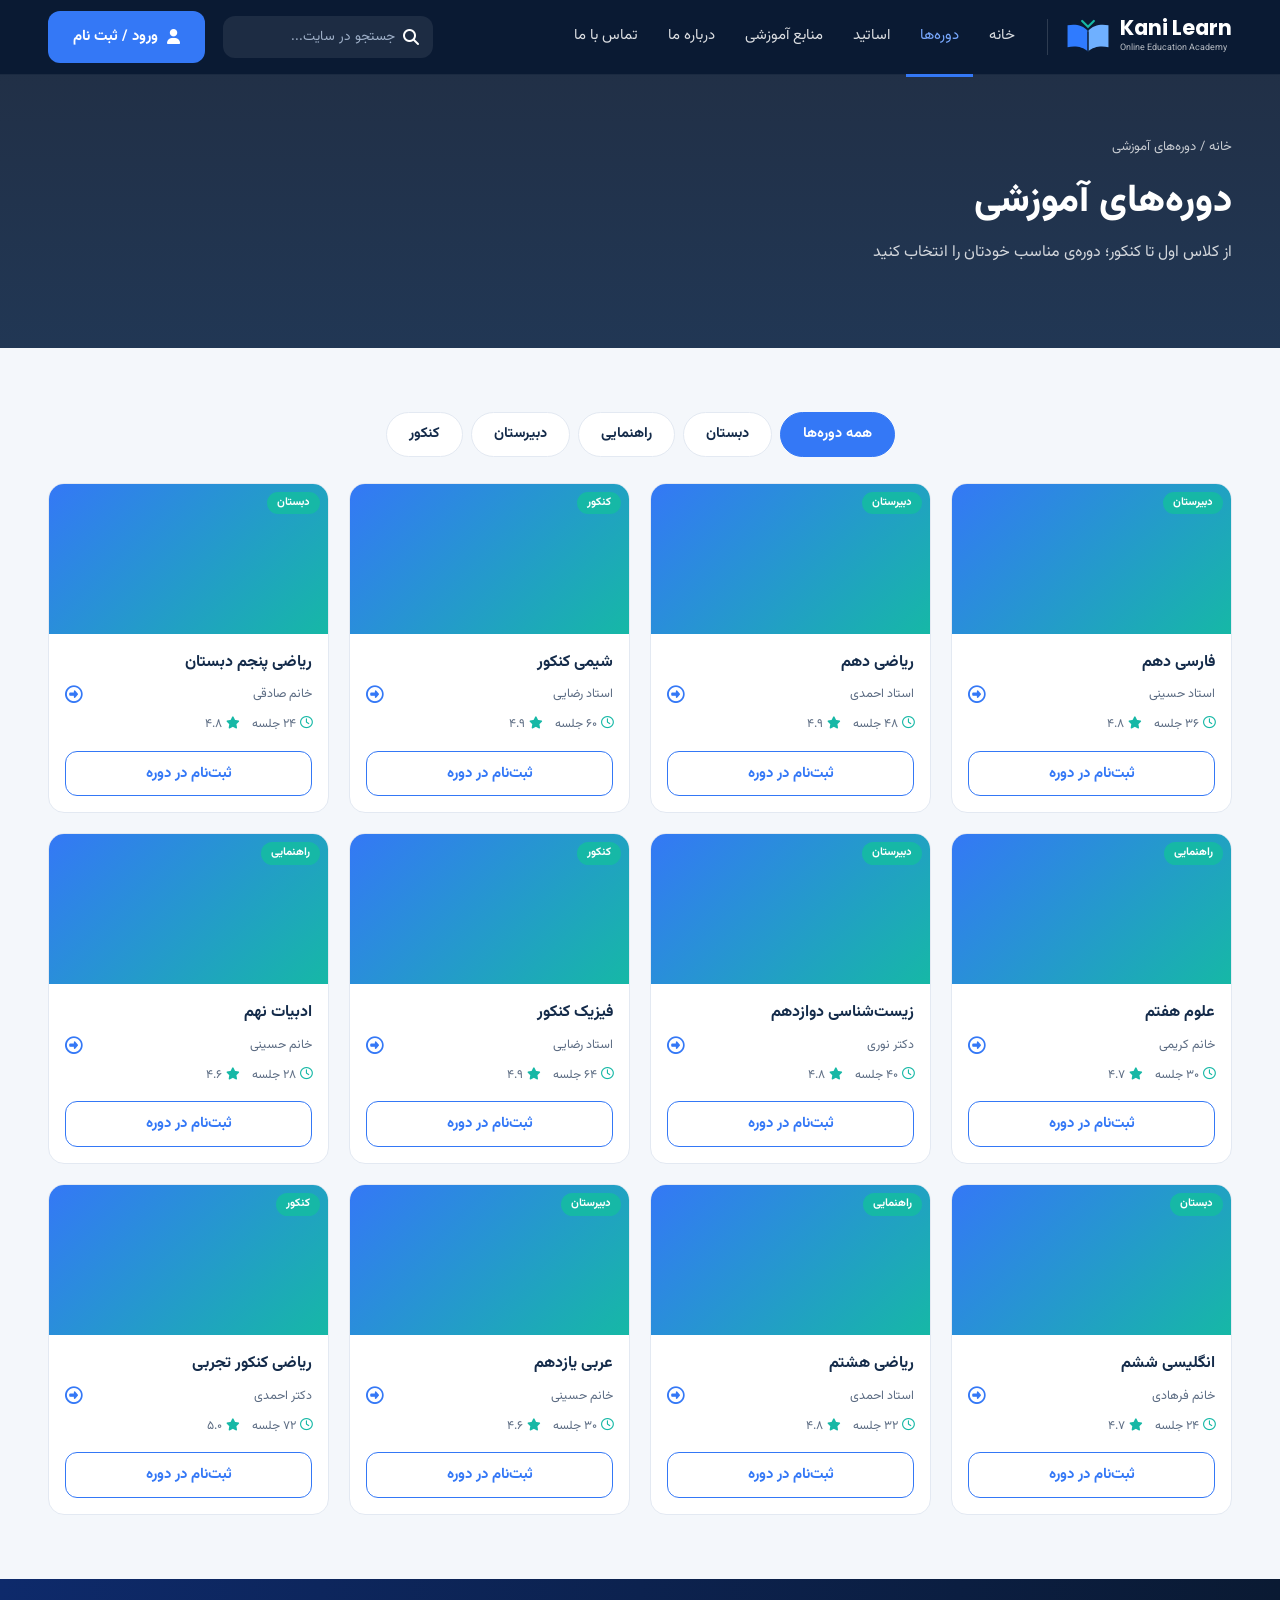
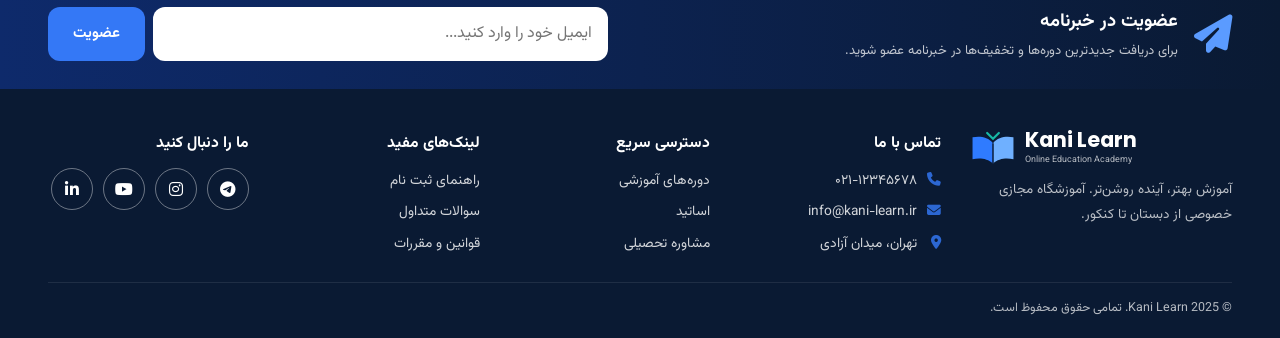
<file: courses.html>
<!DOCTYPE html>
<html lang="fa" dir="rtl"><head><meta charset="UTF-8"><meta name="viewport" content="width=device-width, initial-scale=1, viewport-fit=cover">
<title>دوره‌های آموزشی | Kani Learn</title><meta name="description" content="آموزشگاه مجازی Kani Learn؛ از دبستان تا کنکور با اساتید مجرب">
<link href="https://fonts.googleapis.com/css2?family=Vazirmatn:wght@400;500;700;800&family=Poppins:wght@600;700&display=swap" rel="stylesheet">
<link rel="stylesheet" href="https://cdnjs.cloudflare.com/ajax/libs/font-awesome/6.5.1/css/all.min.css"><link rel="stylesheet" href="assets/style.css"></head>
<body><header><div class="wrap bar"><a class="logo" href="index.html" aria-label="Kani Learn"><svg viewBox="0 0 60 52"><path d="M30 46C22 38 10 38 2 40V10c9-2 21-1 28 8z" fill="#2F7BFF"/><path d="M30 46c8-8 20-8 28-6V10c-9-2-21-1-28 8z" fill="#6FB0FF"/><path d="M30 18v28" stroke="#0A1A33" stroke-width="2"/><path d="M22 4l8 8 8-8" fill="none" stroke="#16B8A6" stroke-width="3" stroke-linecap="round"/></svg><span><b>Kani Learn</b><small>Online Education Academy</small></span></a><span class="sep"></span>
<nav id="nav" aria-label="منوی اصلی"><div class="dh"><a class="logo" href="index.html" aria-label="Kani Learn"><svg viewBox="0 0 60 52"><path d="M30 46C22 38 10 38 2 40V10c9-2 21-1 28 8z" fill="#2F7BFF"/><path d="M30 46c8-8 20-8 28-6V10c-9-2-21-1-28 8z" fill="#6FB0FF"/><path d="M30 18v28" stroke="#0A1A33" stroke-width="2"/><path d="M22 4l8 8 8-8" fill="none" stroke="#16B8A6" stroke-width="3" stroke-linecap="round"/></svg><span><b>Kani Learn</b><small>Online Education Academy</small></span></a><button id="close" aria-label="بستن منو"><i class="fa-solid fa-xmark"></i></button></div><a class="l" href="index.html"><i class="fa-solid fa-house"></i>خانه</a><a class="l on" href="courses.html" aria-current=page><i class="fa-solid fa-book-open"></i>دوره‌ها</a><a class="l" href="teachers.html"><i class="fa-solid fa-chalkboard-user"></i>اساتید</a><a class="l" href="resources.html"><i class="fa-solid fa-folder-open"></i>منابع آموزشی</a><a class="l" href="about.html"><i class="fa-solid fa-circle-info"></i>درباره ما</a><a class="l" href="contact.html"><i class="fa-solid fa-headset"></i>تماس با ما</a>
<div class="df"><label class="search"><i class="fa-solid fa-magnifying-glass"></i><input type="search" placeholder="جستجو در سایت..." aria-label="جستجو"></label><a class="btn btn-blue" href="contact.html"><i class="fa-solid fa-user"></i>ورود / ثبت نام</a><div class="soc"><a href="#" aria-label="تلگرام"><i class="fa-brands fa-telegram"></i></a><a href="#" aria-label="اینستاگرام"><i class="fa-brands fa-instagram"></i></a><a href="#" aria-label="یوتیوب"><i class="fa-brands fa-youtube"></i></a><a href="#" aria-label="لینکدین"><i class="fa-brands fa-linkedin-in"></i></a></div></div></nav>
<label class="search"><i class="fa-solid fa-magnifying-glass"></i><input type="search" placeholder="جستجو در سایت..." aria-label="جستجو"></label><a class="btn btn-blue hdr-cta" href="contact.html"><i class="fa-solid fa-user"></i>ورود / ثبت نام</a>
<button class="burger" id="burger" aria-label="منو" aria-expanded="false" aria-controls="nav"><span></span><span></span><span></span></button>
</div></header><div class="scrim" id="scrim"></div><main><section class="phead"><div class="wrap"><div class="bc"><a href="index.html">خانه</a> / دوره‌های آموزشی</div><h1>دوره‌های آموزشی</h1><p>از کلاس اول تا کنکور؛ دوره‌ی مناسب خودتان را انتخاب کنید</p></div></section><section class="sec"><div class="wrap"><div class="tabs"><button data-f="all" class=on>همه دوره‌ها</button><button data-f="دبستان">دبستان</button><button data-f="راهنمایی">راهنمایی</button><button data-f="دبیرستان">دبیرستان</button><button data-f="کنکور">کنکور</button></div><div class="cg"><article class="c" data-lv="دبیرستان"><div class="ci"><img src="https://images.unsplash.com/photo-1456513080510-7bf3a84b82f8?w=600&q=70" alt="فارسی دهم" loading="lazy" data-f><em>دبیرستان</em></div><div class="cb"><b>فارسی دهم</b><div class="cm"><span>استاد حسینی</span><i class="fa-regular fa-circle-right"></i></div><div class="cx"><span><i class="fa-regular fa-clock"></i>۳۶ جلسه</span><span><i class="fa-solid fa-star"></i>۴.۸</span></div><a class="btn btn-out" href="contact.html">ثبت‌نام در دوره</a></div></article><article class="c" data-lv="دبیرستان"><div class="ci"><img src="https://images.unsplash.com/photo-1635070041078-e363dbe005cb?w=600&q=70" alt="ریاضی دهم" loading="lazy" data-f><em>دبیرستان</em></div><div class="cb"><b>ریاضی دهم</b><div class="cm"><span>استاد احمدی</span><i class="fa-regular fa-circle-right"></i></div><div class="cx"><span><i class="fa-regular fa-clock"></i>۴۸ جلسه</span><span><i class="fa-solid fa-star"></i>۴.۹</span></div><a class="btn btn-out" href="contact.html">ثبت‌نام در دوره</a></div></article><article class="c" data-lv="کنکور"><div class="ci"><img src="https://images.unsplash.com/photo-1532094349884-543bc11b234d?w=600&q=70" alt="شیمی کنکور" loading="lazy" data-f><em>کنکور</em></div><div class="cb"><b>شیمی کنکور</b><div class="cm"><span>استاد رضایی</span><i class="fa-regular fa-circle-right"></i></div><div class="cx"><span><i class="fa-regular fa-clock"></i>۶۰ جلسه</span><span><i class="fa-solid fa-star"></i>۴.۹</span></div><a class="btn btn-out" href="contact.html">ثبت‌نام در دوره</a></div></article><article class="c" data-lv="دبستان"><div class="ci"><img src="https://images.unsplash.com/photo-1503454537195-1dcabb73ffb9?w=600&q=70" alt="ریاضی پنجم دبستان" loading="lazy" data-f><em>دبستان</em></div><div class="cb"><b>ریاضی پنجم دبستان</b><div class="cm"><span>خانم صادقی</span><i class="fa-regular fa-circle-right"></i></div><div class="cx"><span><i class="fa-regular fa-clock"></i>۲۴ جلسه</span><span><i class="fa-solid fa-star"></i>۴.۸</span></div><a class="btn btn-out" href="contact.html">ثبت‌نام در دوره</a></div></article><article class="c" data-lv="راهنمایی"><div class="ci"><img src="https://images.unsplash.com/photo-1507413245164-6160d8298b31?w=600&q=70" alt="علوم هفتم" loading="lazy" data-f><em>راهنمایی</em></div><div class="cb"><b>علوم هفتم</b><div class="cm"><span>خانم کریمی</span><i class="fa-regular fa-circle-right"></i></div><div class="cx"><span><i class="fa-regular fa-clock"></i>۳۰ جلسه</span><span><i class="fa-solid fa-star"></i>۴.۷</span></div><a class="btn btn-out" href="contact.html">ثبت‌نام در دوره</a></div></article><article class="c" data-lv="دبیرستان"><div class="ci"><img src="https://images.unsplash.com/photo-1434030216411-0b793f4b4173?w=600&q=70" alt="زیست‌شناسی دوازدهم" loading="lazy" data-f><em>دبیرستان</em></div><div class="cb"><b>زیست‌شناسی دوازدهم</b><div class="cm"><span>دکتر نوری</span><i class="fa-regular fa-circle-right"></i></div><div class="cx"><span><i class="fa-regular fa-clock"></i>۴۰ جلسه</span><span><i class="fa-solid fa-star"></i>۴.۸</span></div><a class="btn btn-out" href="contact.html">ثبت‌نام در دوره</a></div></article><article class="c" data-lv="کنکور"><div class="ci"><img src="https://images.unsplash.com/photo-1507413245164-6160d8298b31?w=600&q=70" alt="فیزیک کنکور" loading="lazy" data-f><em>کنکور</em></div><div class="cb"><b>فیزیک کنکور</b><div class="cm"><span>استاد رضایی</span><i class="fa-regular fa-circle-right"></i></div><div class="cx"><span><i class="fa-regular fa-clock"></i>۶۴ جلسه</span><span><i class="fa-solid fa-star"></i>۴.۹</span></div><a class="btn btn-out" href="contact.html">ثبت‌نام در دوره</a></div></article><article class="c" data-lv="راهنمایی"><div class="ci"><img src="https://images.unsplash.com/photo-1481627834876-b7833e8f5570?w=600&q=70" alt="ادبیات نهم" loading="lazy" data-f><em>راهنمایی</em></div><div class="cb"><b>ادبیات نهم</b><div class="cm"><span>خانم حسینی</span><i class="fa-regular fa-circle-right"></i></div><div class="cx"><span><i class="fa-regular fa-clock"></i>۲۸ جلسه</span><span><i class="fa-solid fa-star"></i>۴.۶</span></div><a class="btn btn-out" href="contact.html">ثبت‌نام در دوره</a></div></article><article class="c" data-lv="دبستان"><div class="ci"><img src="https://images.unsplash.com/photo-1509062522246-3755977927d7?w=600&q=70" alt="انگلیسی ششم" loading="lazy" data-f><em>دبستان</em></div><div class="cb"><b>انگلیسی ششم</b><div class="cm"><span>خانم فرهادی</span><i class="fa-regular fa-circle-right"></i></div><div class="cx"><span><i class="fa-regular fa-clock"></i>۲۴ جلسه</span><span><i class="fa-solid fa-star"></i>۴.۷</span></div><a class="btn btn-out" href="contact.html">ثبت‌نام در دوره</a></div></article><article class="c" data-lv="راهنمایی"><div class="ci"><img src="https://images.unsplash.com/photo-1635070041078-e363dbe005cb?w=600&q=70" alt="ریاضی هشتم" loading="lazy" data-f><em>راهنمایی</em></div><div class="cb"><b>ریاضی هشتم</b><div class="cm"><span>استاد احمدی</span><i class="fa-regular fa-circle-right"></i></div><div class="cx"><span><i class="fa-regular fa-clock"></i>۳۲ جلسه</span><span><i class="fa-solid fa-star"></i>۴.۸</span></div><a class="btn btn-out" href="contact.html">ثبت‌نام در دوره</a></div></article><article class="c" data-lv="دبیرستان"><div class="ci"><img src="https://images.unsplash.com/photo-1456513080510-7bf3a84b82f8?w=600&q=70" alt="عربی یازدهم" loading="lazy" data-f><em>دبیرستان</em></div><div class="cb"><b>عربی یازدهم</b><div class="cm"><span>خانم حسینی</span><i class="fa-regular fa-circle-right"></i></div><div class="cx"><span><i class="fa-regular fa-clock"></i>۳۰ جلسه</span><span><i class="fa-solid fa-star"></i>۴.۶</span></div><a class="btn btn-out" href="contact.html">ثبت‌نام در دوره</a></div></article><article class="c" data-lv="کنکور"><div class="ci"><img src="https://images.unsplash.com/photo-1523240795612-9a054b0db644?w=600&q=70" alt="ریاضی کنکور تجربی" loading="lazy" data-f><em>کنکور</em></div><div class="cb"><b>ریاضی کنکور تجربی</b><div class="cm"><span>دکتر احمدی</span><i class="fa-regular fa-circle-right"></i></div><div class="cx"><span><i class="fa-regular fa-clock"></i>۷۲ جلسه</span><span><i class="fa-solid fa-star"></i>۵.۰</span></div><a class="btn btn-out" href="contact.html">ثبت‌نام در دوره</a></div></article></div></div></section></main><section class="news"><div class="wrap"><div class="n1"><i class="fa-solid fa-paper-plane"></i><div><h4>عضویت در خبرنامه</h4><p>برای دریافت جدیدترین دوره‌ها و تخفیف‌ها در خبرنامه عضو شوید.</p></div></div>
<div class="nf"><input type="email" placeholder="ایمیل خود را وارد کنید..." aria-label="ایمیل"><button class="btn btn-blue" id="nf" type="button">عضویت</button></div></div></section>
<footer><div class="wrap"><div class="fg"><div><a class="logo" href="index.html" aria-label="Kani Learn"><svg viewBox="0 0 60 52"><path d="M30 46C22 38 10 38 2 40V10c9-2 21-1 28 8z" fill="#2F7BFF"/><path d="M30 46c8-8 20-8 28-6V10c-9-2-21-1-28 8z" fill="#6FB0FF"/><path d="M30 18v28" stroke="#0A1A33" stroke-width="2"/><path d="M22 4l8 8 8-8" fill="none" stroke="#16B8A6" stroke-width="3" stroke-linecap="round"/></svg><span><b>Kani Learn</b><small>Online Education Academy</small></span></a><p style="font-size:.84rem;opacity:.72;margin-top:10px">آموزش بهتر، آینده روشن‌تر. آموزشگاه مجازی خصوصی از دبستان تا کنکور.</p></div>
<div><h5>تماس با ما</h5><ul><li><i class="fa-solid fa-phone"></i>۰۲۱-۱۲۳۴۵۶۷۸</li><li><i class="fa-solid fa-envelope"></i>info@kani-learn.ir</li><li><i class="fa-solid fa-location-dot"></i>تهران، میدان آزادی</li></ul></div>
<div><h5>دسترسی سریع</h5><ul><li><a href="courses.html">دوره‌های آموزشی</a></li><li><a href="teachers.html">اساتید</a></li><li><a href="contact.html">مشاوره تحصیلی</a></li></ul></div>
<div><h5>لینک‌های مفید</h5><ul><li><a href="contact.html">راهنمای ثبت نام</a></li><li><a href="contact.html#faq">سوالات متداول</a></li><li><a href="about.html">قوانین و مقررات</a></li></ul></div>
<div><h5>ما را دنبال کنید</h5><div class="soc"><a href="#" aria-label="تلگرام"><i class="fa-brands fa-telegram"></i></a><a href="#" aria-label="اینستاگرام"><i class="fa-brands fa-instagram"></i></a><a href="#" aria-label="یوتیوب"><i class="fa-brands fa-youtube"></i></a><a href="#" aria-label="لینکدین"><i class="fa-brands fa-linkedin-in"></i></a></div></div></div>
<div class="copy">© 2025 Kani Learn. تمامی حقوق محفوظ است.</div></div></footer>
<script src="assets/main.js"></script></body></html>
</file>
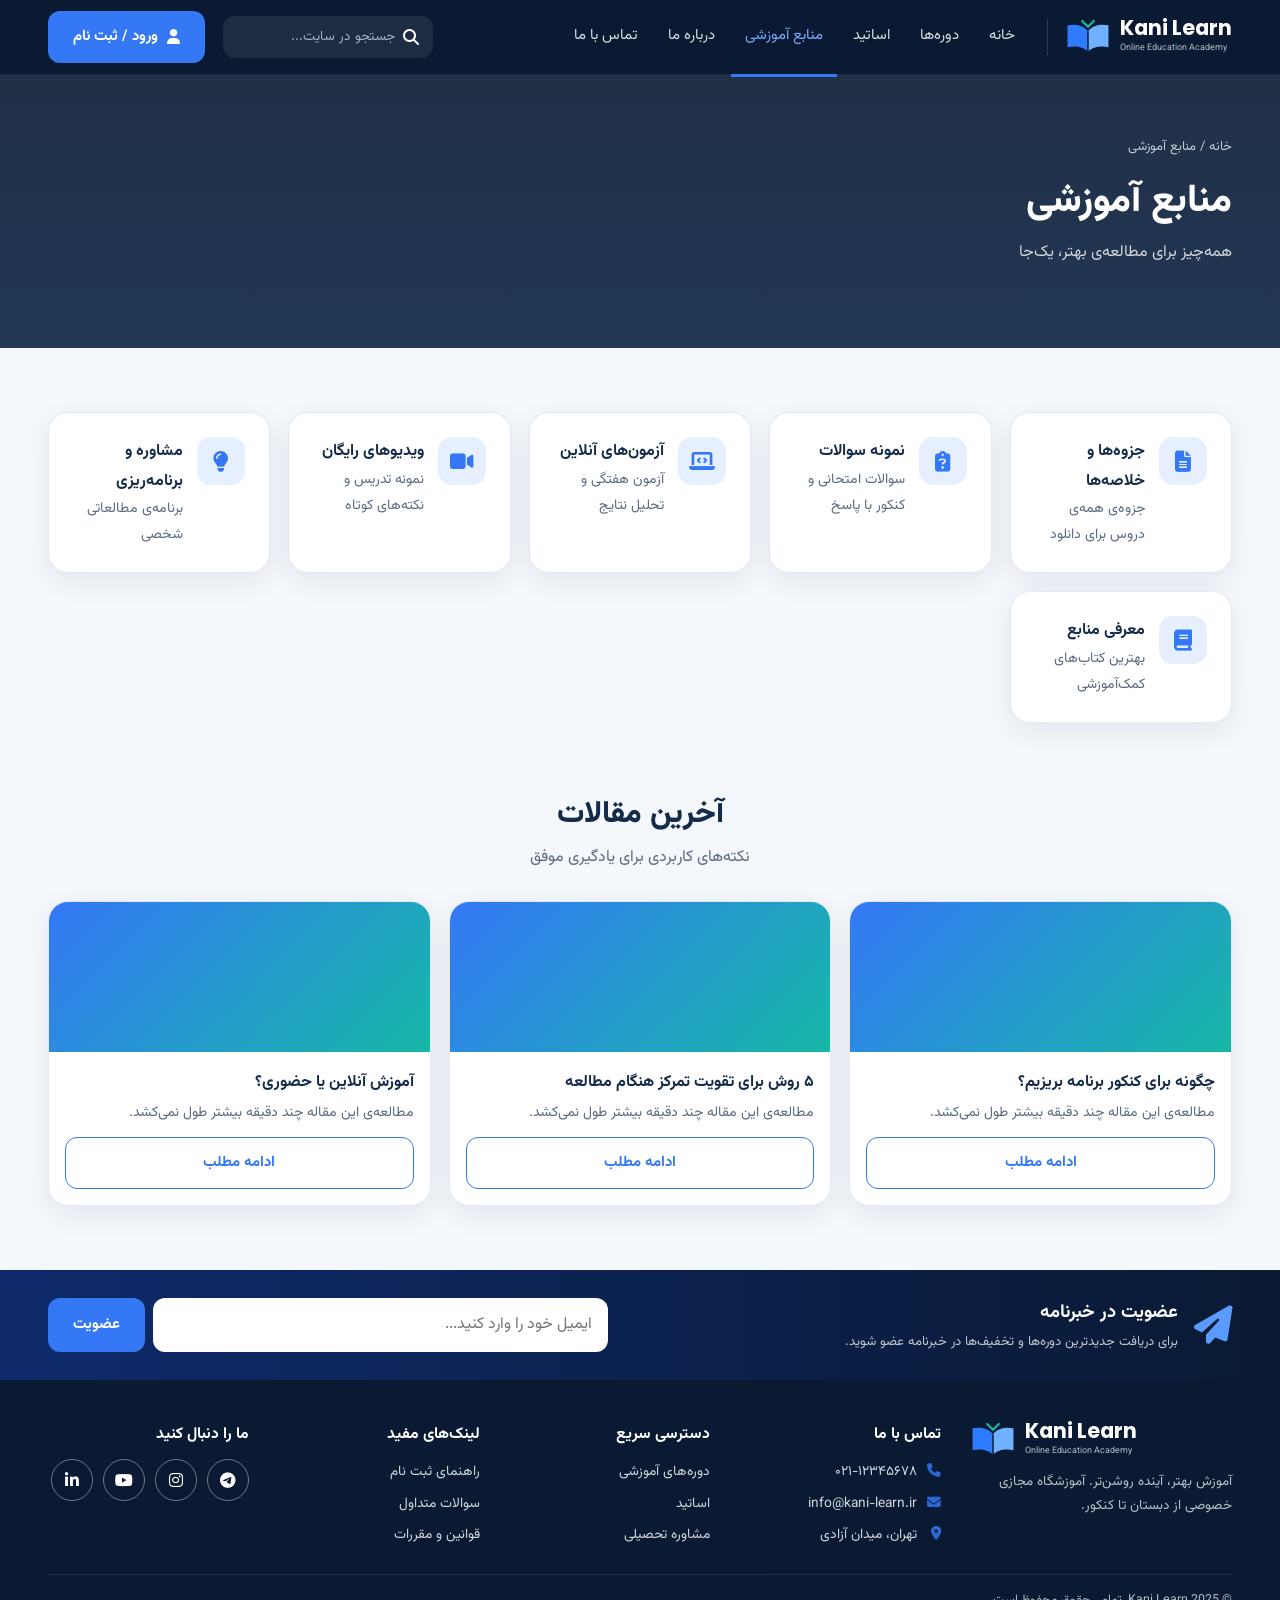
<file: resources.html>
<!DOCTYPE html>
<html lang="fa" dir="rtl"><head><meta charset="UTF-8"><meta name="viewport" content="width=device-width, initial-scale=1, viewport-fit=cover">
<title>منابع آموزشی | Kani Learn</title><meta name="description" content="آموزشگاه مجازی Kani Learn؛ از دبستان تا کنکور با اساتید مجرب">
<link href="https://fonts.googleapis.com/css2?family=Vazirmatn:wght@400;500;700;800&family=Poppins:wght@600;700&display=swap" rel="stylesheet">
<link rel="stylesheet" href="https://cdnjs.cloudflare.com/ajax/libs/font-awesome/6.5.1/css/all.min.css"><link rel="stylesheet" href="assets/style.css"></head>
<body><header><div class="wrap bar"><a class="logo" href="index.html" aria-label="Kani Learn"><svg viewBox="0 0 60 52"><path d="M30 46C22 38 10 38 2 40V10c9-2 21-1 28 8z" fill="#2F7BFF"/><path d="M30 46c8-8 20-8 28-6V10c-9-2-21-1-28 8z" fill="#6FB0FF"/><path d="M30 18v28" stroke="#0A1A33" stroke-width="2"/><path d="M22 4l8 8 8-8" fill="none" stroke="#16B8A6" stroke-width="3" stroke-linecap="round"/></svg><span><b>Kani Learn</b><small>Online Education Academy</small></span></a><span class="sep"></span>
<nav id="nav" aria-label="منوی اصلی"><div class="dh"><a class="logo" href="index.html" aria-label="Kani Learn"><svg viewBox="0 0 60 52"><path d="M30 46C22 38 10 38 2 40V10c9-2 21-1 28 8z" fill="#2F7BFF"/><path d="M30 46c8-8 20-8 28-6V10c-9-2-21-1-28 8z" fill="#6FB0FF"/><path d="M30 18v28" stroke="#0A1A33" stroke-width="2"/><path d="M22 4l8 8 8-8" fill="none" stroke="#16B8A6" stroke-width="3" stroke-linecap="round"/></svg><span><b>Kani Learn</b><small>Online Education Academy</small></span></a><button id="close" aria-label="بستن منو"><i class="fa-solid fa-xmark"></i></button></div><a class="l" href="index.html"><i class="fa-solid fa-house"></i>خانه</a><a class="l" href="courses.html"><i class="fa-solid fa-book-open"></i>دوره‌ها</a><a class="l" href="teachers.html"><i class="fa-solid fa-chalkboard-user"></i>اساتید</a><a class="l on" href="resources.html" aria-current=page><i class="fa-solid fa-folder-open"></i>منابع آموزشی</a><a class="l" href="about.html"><i class="fa-solid fa-circle-info"></i>درباره ما</a><a class="l" href="contact.html"><i class="fa-solid fa-headset"></i>تماس با ما</a>
<div class="df"><label class="search"><i class="fa-solid fa-magnifying-glass"></i><input type="search" placeholder="جستجو در سایت..." aria-label="جستجو"></label><a class="btn btn-blue" href="contact.html"><i class="fa-solid fa-user"></i>ورود / ثبت نام</a><div class="soc"><a href="#" aria-label="تلگرام"><i class="fa-brands fa-telegram"></i></a><a href="#" aria-label="اینستاگرام"><i class="fa-brands fa-instagram"></i></a><a href="#" aria-label="یوتیوب"><i class="fa-brands fa-youtube"></i></a><a href="#" aria-label="لینکدین"><i class="fa-brands fa-linkedin-in"></i></a></div></div></nav>
<label class="search"><i class="fa-solid fa-magnifying-glass"></i><input type="search" placeholder="جستجو در سایت..." aria-label="جستجو"></label><a class="btn btn-blue hdr-cta" href="contact.html"><i class="fa-solid fa-user"></i>ورود / ثبت نام</a>
<button class="burger" id="burger" aria-label="منو" aria-expanded="false" aria-controls="nav"><span></span><span></span><span></span></button>
</div></header><div class="scrim" id="scrim"></div><main><section class="phead"><div class="wrap"><div class="bc"><a href="index.html">خانه</a> / منابع آموزشی</div><h1>منابع آموزشی</h1><p>همه‌چیز برای مطالعه‌ی بهتر، یک‌جا</p></div></section><section class="sec"><div class="wrap"><div class="fg3"><div class='box ft'><i class='fa-solid fa-file-lines'></i><div><b>جزوه‌ها و خلاصه‌ها</b><p>جزوه‌ی همه‌ی دروس برای دانلود</p></div></div><div class='box ft'><i class='fa-solid fa-clipboard-question'></i><div><b>نمونه سوالات</b><p>سوالات امتحانی و کنکور با پاسخ</p></div></div><div class='box ft'><i class='fa-solid fa-laptop-code'></i><div><b>آزمون‌های آنلاین</b><p>آزمون هفتگی و تحلیل نتایج</p></div></div><div class='box ft'><i class='fa-solid fa-video'></i><div><b>ویدیوهای رایگان</b><p>نمونه تدریس و نکته‌های کوتاه</p></div></div><div class='box ft'><i class='fa-solid fa-lightbulb'></i><div><b>مشاوره و برنامه‌ریزی</b><p>برنامه‌ی مطالعاتی شخصی</p></div></div><div class='box ft'><i class='fa-solid fa-book'></i><div><b>معرفی منابع</b><p>بهترین کتاب‌های کمک‌آموزشی</p></div></div></div></div></section>
<section class="sec" style="padding-top:0"><div class="wrap"><div class="st-t"><h2>آخرین مقالات</h2><p>نکته‌های کاربردی برای یادگیری موفق</p></div><div class="fg3"><article class='box art'><div class='ci'><img src="https://images.unsplash.com/photo-1434030216411-0b793f4b4173?w=600&q=70" alt="چگونه برای کنکور برنامه بریزیم؟" loading="lazy" data-f></div><div class='cb'><b>چگونه برای کنکور برنامه بریزیم؟</b><p>مطالعه‌ی این مقاله چند دقیقه بیشتر طول نمی‌کشد.</p><a class='btn btn-out' href='contact.html' style='margin-top:8px'>ادامه مطلب</a></div></article><article class='box art'><div class='ci'><img src="https://images.unsplash.com/photo-1481627834876-b7833e8f5570?w=600&q=70" alt="۵ روش برای تقویت تمرکز هنگام مطالعه" loading="lazy" data-f></div><div class='cb'><b>۵ روش برای تقویت تمرکز هنگام مطالعه</b><p>مطالعه‌ی این مقاله چند دقیقه بیشتر طول نمی‌کشد.</p><a class='btn btn-out' href='contact.html' style='margin-top:8px'>ادامه مطلب</a></div></article><article class='box art'><div class='ci'><img src="https://images.unsplash.com/photo-1509062522246-3755977927d7?w=600&q=70" alt="آموزش آنلاین یا حضوری؟" loading="lazy" data-f></div><div class='cb'><b>آموزش آنلاین یا حضوری؟</b><p>مطالعه‌ی این مقاله چند دقیقه بیشتر طول نمی‌کشد.</p><a class='btn btn-out' href='contact.html' style='margin-top:8px'>ادامه مطلب</a></div></article></div></div></section></main><section class="news"><div class="wrap"><div class="n1"><i class="fa-solid fa-paper-plane"></i><div><h4>عضویت در خبرنامه</h4><p>برای دریافت جدیدترین دوره‌ها و تخفیف‌ها در خبرنامه عضو شوید.</p></div></div>
<div class="nf"><input type="email" placeholder="ایمیل خود را وارد کنید..." aria-label="ایمیل"><button class="btn btn-blue" id="nf" type="button">عضویت</button></div></div></section>
<footer><div class="wrap"><div class="fg"><div><a class="logo" href="index.html" aria-label="Kani Learn"><svg viewBox="0 0 60 52"><path d="M30 46C22 38 10 38 2 40V10c9-2 21-1 28 8z" fill="#2F7BFF"/><path d="M30 46c8-8 20-8 28-6V10c-9-2-21-1-28 8z" fill="#6FB0FF"/><path d="M30 18v28" stroke="#0A1A33" stroke-width="2"/><path d="M22 4l8 8 8-8" fill="none" stroke="#16B8A6" stroke-width="3" stroke-linecap="round"/></svg><span><b>Kani Learn</b><small>Online Education Academy</small></span></a><p style="font-size:.84rem;opacity:.72;margin-top:10px">آموزش بهتر، آینده روشن‌تر. آموزشگاه مجازی خصوصی از دبستان تا کنکور.</p></div>
<div><h5>تماس با ما</h5><ul><li><i class="fa-solid fa-phone"></i>۰۲۱-۱۲۳۴۵۶۷۸</li><li><i class="fa-solid fa-envelope"></i>info@kani-learn.ir</li><li><i class="fa-solid fa-location-dot"></i>تهران، میدان آزادی</li></ul></div>
<div><h5>دسترسی سریع</h5><ul><li><a href="courses.html">دوره‌های آموزشی</a></li><li><a href="teachers.html">اساتید</a></li><li><a href="contact.html">مشاوره تحصیلی</a></li></ul></div>
<div><h5>لینک‌های مفید</h5><ul><li><a href="contact.html">راهنمای ثبت نام</a></li><li><a href="contact.html#faq">سوالات متداول</a></li><li><a href="about.html">قوانین و مقررات</a></li></ul></div>
<div><h5>ما را دنبال کنید</h5><div class="soc"><a href="#" aria-label="تلگرام"><i class="fa-brands fa-telegram"></i></a><a href="#" aria-label="اینستاگرام"><i class="fa-brands fa-instagram"></i></a><a href="#" aria-label="یوتیوب"><i class="fa-brands fa-youtube"></i></a><a href="#" aria-label="لینکدین"><i class="fa-brands fa-linkedin-in"></i></a></div></div></div>
<div class="copy">© 2025 Kani Learn. تمامی حقوق محفوظ است.</div></div></footer>
<script src="assets/main.js"></script></body></html>
</file>
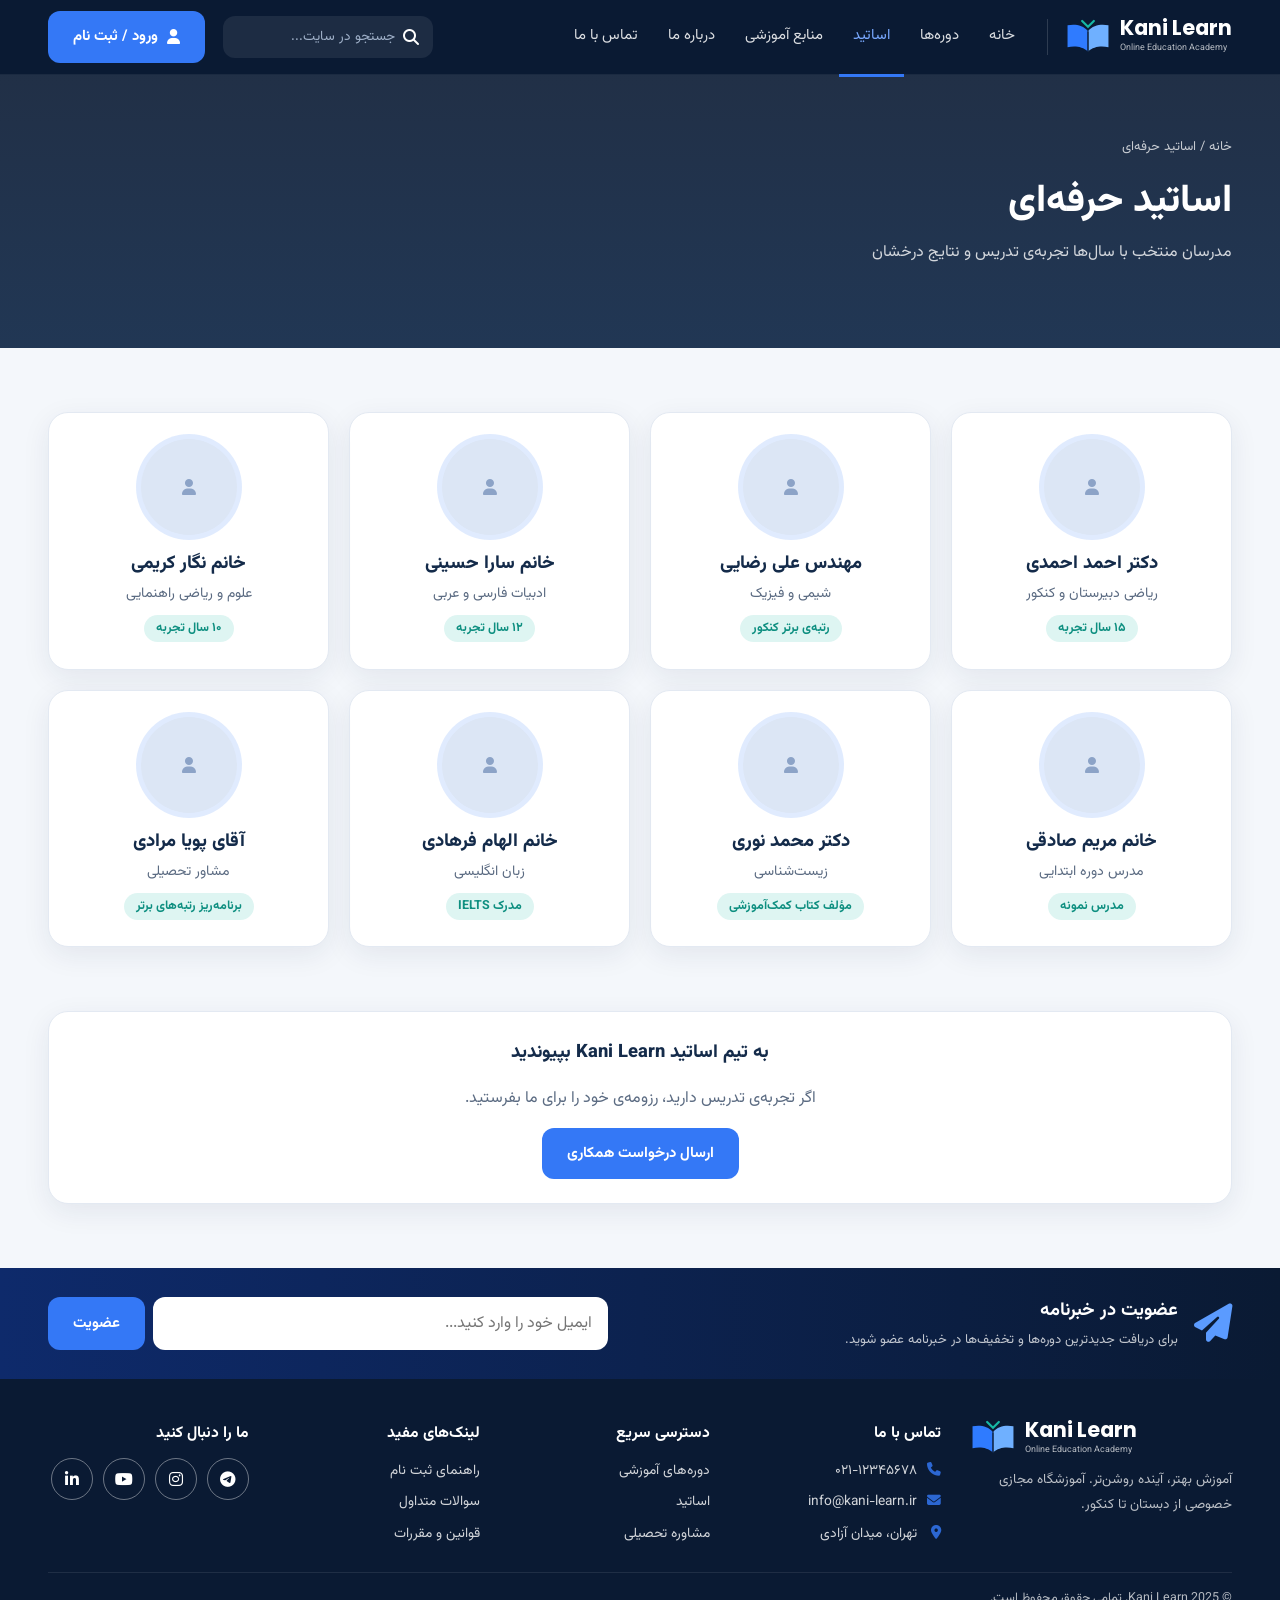
<file: teachers.html>
<!DOCTYPE html>
<html lang="fa" dir="rtl"><head><meta charset="UTF-8"><meta name="viewport" content="width=device-width, initial-scale=1, viewport-fit=cover">
<title>اساتید | Kani Learn</title><meta name="description" content="آموزشگاه مجازی Kani Learn؛ از دبستان تا کنکور با اساتید مجرب">
<link href="https://fonts.googleapis.com/css2?family=Vazirmatn:wght@400;500;700;800&family=Poppins:wght@600;700&display=swap" rel="stylesheet">
<link rel="stylesheet" href="https://cdnjs.cloudflare.com/ajax/libs/font-awesome/6.5.1/css/all.min.css"><link rel="stylesheet" href="assets/style.css"></head>
<body><header><div class="wrap bar"><a class="logo" href="index.html" aria-label="Kani Learn"><svg viewBox="0 0 60 52"><path d="M30 46C22 38 10 38 2 40V10c9-2 21-1 28 8z" fill="#2F7BFF"/><path d="M30 46c8-8 20-8 28-6V10c-9-2-21-1-28 8z" fill="#6FB0FF"/><path d="M30 18v28" stroke="#0A1A33" stroke-width="2"/><path d="M22 4l8 8 8-8" fill="none" stroke="#16B8A6" stroke-width="3" stroke-linecap="round"/></svg><span><b>Kani Learn</b><small>Online Education Academy</small></span></a><span class="sep"></span>
<nav id="nav" aria-label="منوی اصلی"><div class="dh"><a class="logo" href="index.html" aria-label="Kani Learn"><svg viewBox="0 0 60 52"><path d="M30 46C22 38 10 38 2 40V10c9-2 21-1 28 8z" fill="#2F7BFF"/><path d="M30 46c8-8 20-8 28-6V10c-9-2-21-1-28 8z" fill="#6FB0FF"/><path d="M30 18v28" stroke="#0A1A33" stroke-width="2"/><path d="M22 4l8 8 8-8" fill="none" stroke="#16B8A6" stroke-width="3" stroke-linecap="round"/></svg><span><b>Kani Learn</b><small>Online Education Academy</small></span></a><button id="close" aria-label="بستن منو"><i class="fa-solid fa-xmark"></i></button></div><a class="l" href="index.html"><i class="fa-solid fa-house"></i>خانه</a><a class="l" href="courses.html"><i class="fa-solid fa-book-open"></i>دوره‌ها</a><a class="l on" href="teachers.html" aria-current=page><i class="fa-solid fa-chalkboard-user"></i>اساتید</a><a class="l" href="resources.html"><i class="fa-solid fa-folder-open"></i>منابع آموزشی</a><a class="l" href="about.html"><i class="fa-solid fa-circle-info"></i>درباره ما</a><a class="l" href="contact.html"><i class="fa-solid fa-headset"></i>تماس با ما</a>
<div class="df"><label class="search"><i class="fa-solid fa-magnifying-glass"></i><input type="search" placeholder="جستجو در سایت..." aria-label="جستجو"></label><a class="btn btn-blue" href="contact.html"><i class="fa-solid fa-user"></i>ورود / ثبت نام</a><div class="soc"><a href="#" aria-label="تلگرام"><i class="fa-brands fa-telegram"></i></a><a href="#" aria-label="اینستاگرام"><i class="fa-brands fa-instagram"></i></a><a href="#" aria-label="یوتیوب"><i class="fa-brands fa-youtube"></i></a><a href="#" aria-label="لینکدین"><i class="fa-brands fa-linkedin-in"></i></a></div></div></nav>
<label class="search"><i class="fa-solid fa-magnifying-glass"></i><input type="search" placeholder="جستجو در سایت..." aria-label="جستجو"></label><a class="btn btn-blue hdr-cta" href="contact.html"><i class="fa-solid fa-user"></i>ورود / ثبت نام</a>
<button class="burger" id="burger" aria-label="منو" aria-expanded="false" aria-controls="nav"><span></span><span></span><span></span></button>
</div></header><div class="scrim" id="scrim"></div><main><section class="phead"><div class="wrap"><div class="bc"><a href="index.html">خانه</a> / اساتید حرفه‌ای</div><h1>اساتید حرفه‌ای</h1><p>مدرسان منتخب با سال‌ها تجربه‌ی تدریس و نتایج درخشان</p></div></section><section class="sec"><div class="wrap"><div class="tg"><article class='box tc'><div class="av"><i class="fa-solid fa-user"></i><img src="https://images.unsplash.com/photo-1507003211169-0a1dd7228f2d?w=200&q=70" alt="دکتر احمد احمدی" loading="lazy" data-f></div><h3 style='margin:0'>دکتر احمد احمدی</h3><p>ریاضی دبیرستان و کنکور</p><em>۱۵ سال تجربه</em></article><article class='box tc'><div class="av"><i class="fa-solid fa-user"></i><img src="https://images.unsplash.com/photo-1494790108377-be9c29b29330?w=200&q=70" alt="مهندس علی رضایی" loading="lazy" data-f></div><h3 style='margin:0'>مهندس علی رضایی</h3><p>شیمی و فیزیک</p><em>رتبه‌ی برتر کنکور</em></article><article class='box tc'><div class="av"><i class="fa-solid fa-user"></i><img src="https://images.unsplash.com/photo-1500648767791-00dcc994a43e?w=200&q=70" alt="خانم سارا حسینی" loading="lazy" data-f></div><h3 style='margin:0'>خانم سارا حسینی</h3><p>ادبیات فارسی و عربی</p><em>۱۲ سال تجربه</em></article><article class='box tc'><div class="av"><i class="fa-solid fa-user"></i><img src="https://images.unsplash.com/photo-1438761681033-6461ffad8d80?w=200&q=70" alt="خانم نگار کریمی" loading="lazy" data-f></div><h3 style='margin:0'>خانم نگار کریمی</h3><p>علوم و ریاضی راهنمایی</p><em>۱۰ سال تجربه</em></article><article class='box tc'><div class="av"><i class="fa-solid fa-user"></i><img src="https://images.unsplash.com/photo-1507003211169-0a1dd7228f2d?w=200&q=70" alt="خانم مریم صادقی" loading="lazy" data-f></div><h3 style='margin:0'>خانم مریم صادقی</h3><p>مدرس دوره ابتدایی</p><em>مدرس نمونه</em></article><article class='box tc'><div class="av"><i class="fa-solid fa-user"></i><img src="https://images.unsplash.com/photo-1494790108377-be9c29b29330?w=200&q=70" alt="دکتر محمد نوری" loading="lazy" data-f></div><h3 style='margin:0'>دکتر محمد نوری</h3><p>زیست‌شناسی</p><em>مؤلف کتاب کمک‌آموزشی</em></article><article class='box tc'><div class="av"><i class="fa-solid fa-user"></i><img src="https://images.unsplash.com/photo-1500648767791-00dcc994a43e?w=200&q=70" alt="خانم الهام فرهادی" loading="lazy" data-f></div><h3 style='margin:0'>خانم الهام فرهادی</h3><p>زبان انگلیسی</p><em>مدرک IELTS</em></article><article class='box tc'><div class="av"><i class="fa-solid fa-user"></i><img src="https://images.unsplash.com/photo-1438761681033-6461ffad8d80?w=200&q=70" alt="آقای پویا مرادی" loading="lazy" data-f></div><h3 style='margin:0'>آقای پویا مرادی</h3><p>مشاور تحصیلی</p><em>برنامه‌ریز رتبه‌های برتر</em></article></div></div></section><section class="sec" style="padding-top:0"><div class="wrap"><div class="box" style="text-align:center"><h3>به تیم اساتید Kani Learn بپیوندید</h3><p style="color:var(--muted);margin-bottom:14px">اگر تجربه‌ی تدریس دارید، رزومه‌ی خود را برای ما بفرستید.</p><a class="btn btn-blue" href="contact.html">ارسال درخواست همکاری</a></div></div></section></main><section class="news"><div class="wrap"><div class="n1"><i class="fa-solid fa-paper-plane"></i><div><h4>عضویت در خبرنامه</h4><p>برای دریافت جدیدترین دوره‌ها و تخفیف‌ها در خبرنامه عضو شوید.</p></div></div>
<div class="nf"><input type="email" placeholder="ایمیل خود را وارد کنید..." aria-label="ایمیل"><button class="btn btn-blue" id="nf" type="button">عضویت</button></div></div></section>
<footer><div class="wrap"><div class="fg"><div><a class="logo" href="index.html" aria-label="Kani Learn"><svg viewBox="0 0 60 52"><path d="M30 46C22 38 10 38 2 40V10c9-2 21-1 28 8z" fill="#2F7BFF"/><path d="M30 46c8-8 20-8 28-6V10c-9-2-21-1-28 8z" fill="#6FB0FF"/><path d="M30 18v28" stroke="#0A1A33" stroke-width="2"/><path d="M22 4l8 8 8-8" fill="none" stroke="#16B8A6" stroke-width="3" stroke-linecap="round"/></svg><span><b>Kani Learn</b><small>Online Education Academy</small></span></a><p style="font-size:.84rem;opacity:.72;margin-top:10px">آموزش بهتر، آینده روشن‌تر. آموزشگاه مجازی خصوصی از دبستان تا کنکور.</p></div>
<div><h5>تماس با ما</h5><ul><li><i class="fa-solid fa-phone"></i>۰۲۱-۱۲۳۴۵۶۷۸</li><li><i class="fa-solid fa-envelope"></i>info@kani-learn.ir</li><li><i class="fa-solid fa-location-dot"></i>تهران، میدان آزادی</li></ul></div>
<div><h5>دسترسی سریع</h5><ul><li><a href="courses.html">دوره‌های آموزشی</a></li><li><a href="teachers.html">اساتید</a></li><li><a href="contact.html">مشاوره تحصیلی</a></li></ul></div>
<div><h5>لینک‌های مفید</h5><ul><li><a href="contact.html">راهنمای ثبت نام</a></li><li><a href="contact.html#faq">سوالات متداول</a></li><li><a href="about.html">قوانین و مقررات</a></li></ul></div>
<div><h5>ما را دنبال کنید</h5><div class="soc"><a href="#" aria-label="تلگرام"><i class="fa-brands fa-telegram"></i></a><a href="#" aria-label="اینستاگرام"><i class="fa-brands fa-instagram"></i></a><a href="#" aria-label="یوتیوب"><i class="fa-brands fa-youtube"></i></a><a href="#" aria-label="لینکدین"><i class="fa-brands fa-linkedin-in"></i></a></div></div></div>
<div class="copy">© 2025 Kani Learn. تمامی حقوق محفوظ است.</div></div></footer>
<script src="assets/main.js"></script></body></html>
</file>
<file: assets/style.css>
:root{--navy:#142B4A;--deep:#0A1A33;--blue:#3478F6;--bg:#F4F7FB;--teal:#16B8A6;--muted:#5B6B82;--line:#E3E9F2;--r:20px;--sh:0 8px 28px rgba(20,43,74,.08)}
*{box-sizing:border-box;margin:0;padding:0}
html{scroll-behavior:smooth;-webkit-text-size-adjust:100%}
body{font-family:'Vazirmatn',Tahoma,sans-serif;background:var(--bg);color:var(--navy);line-height:1.85;overflow-x:hidden}
body.lock{overflow:hidden}
a{color:inherit;text-decoration:none}img{max-width:100%;display:block}
.wrap{width:100%;max-width:1240px;margin:auto;padding:0 clamp(16px,3vw,28px)}
:focus-visible{outline:3px solid var(--teal);outline-offset:2px}
.btn{display:inline-flex;align-items:center;justify-content:center;gap:9px;border-radius:12px;padding:11px 24px;min-height:44px;font:inherit;font-weight:700;border:1.5px solid transparent;cursor:pointer;transition:.2s;font-size:.93rem}
.btn-blue{background:var(--blue);color:#fff}.btn-blue:hover{background:#2563e0}
.btn-line{border-color:rgba(255,255,255,.5);color:#fff}.btn-line:hover{background:rgba(255,255,255,.12)}
.btn-dark{background:var(--deep);color:#fff}.btn-out{border-color:var(--blue);color:var(--blue);background:#fff}.btn-out:hover{background:var(--blue);color:#fff}
/* header */
header{background:var(--deep);color:#fff;position:sticky;top:0;z-index:60;border-bottom:1px solid rgba(255,255,255,.07)}
.bar{display:flex;align-items:center;gap:18px;height:74px}
.logo{display:flex;align-items:center;gap:10px;direction:ltr;flex-shrink:0}
.logo svg{width:44px;height:38px}.logo b{font-family:'Poppins',sans-serif;font-size:1.3rem;line-height:1.1;display:block}
.logo small{font-size:.56rem;opacity:.7;display:block}
.sep{width:1px;height:36px;background:rgba(255,255,255,.15)}
nav{display:flex;gap:2px;flex:1}
nav .dh,nav .df{display:none}
nav a.l{padding:25px 14px;font-size:.93rem;opacity:.85;border-bottom:3px solid transparent;white-space:nowrap}
nav a.l i{display:none}
nav a.l:hover,nav a.l.on{opacity:1;border-color:var(--blue)}nav a.l.on{color:#79A9FF}
.search{display:flex;align-items:center;gap:8px;background:rgba(255,255,255,.08);border-radius:12px;padding:0 14px;height:42px;width:210px}
.search input{background:none;border:0;color:#fff;font:inherit;width:100%;outline:0;font-size:.85rem}
.search input::placeholder{color:#9FB0C8}
.burger{display:none;width:46px;height:46px;border:0;border-radius:12px;background:rgba(255,255,255,.08);cursor:pointer;margin-right:auto;position:relative}
.burger span{position:absolute;right:12px;width:22px;height:2.5px;background:#fff;border-radius:3px;transition:.3s}
.burger span:nth-child(1){top:15px}.burger span:nth-child(2){top:22px;width:15px}.burger span:nth-child(3){top:29px}
.burger[aria-expanded=true] span:nth-child(1){top:22px;transform:rotate(45deg)}
.burger[aria-expanded=true] span:nth-child(2){opacity:0}
.burger[aria-expanded=true] span:nth-child(3){top:22px;transform:rotate(-45deg)}
.scrim{position:fixed;inset:0;background:rgba(5,12,26,.6);backdrop-filter:blur(3px);opacity:0;visibility:hidden;transition:.3s;z-index:55}
.scrim.on{opacity:1;visibility:visible}
/* hero */
.hero{background:var(--deep);color:#fff;position:relative;overflow:hidden;padding:clamp(48px,8vw,84px) 0 clamp(90px,12vw,120px)}
.hero::before{content:"";position:absolute;inset:0 auto 0 0;width:58%;background:url(https://images.unsplash.com/photo-1516321318423-f06f85e504b3?w=1400&q=70) center/cover;-webkit-mask-image:linear-gradient(to right,#000 35%,transparent);mask-image:linear-gradient(to right,#000 35%,transparent);opacity:.8}
.hero::after{content:"";position:absolute;left:-8%;top:8%;width:46%;aspect-ratio:1;border-radius:50%;border:3px solid rgba(52,120,246,.55);box-shadow:0 0 60px rgba(52,120,246,.5),inset 0 0 60px rgba(52,120,246,.25);transform:rotate(-20deg) scaleY(.55)}
.curve{position:absolute;bottom:-1px;left:0;width:100%;height:clamp(30px,5vw,60px);fill:var(--bg)}
.hero .txt{position:relative;z-index:2;max-width:640px}
.hero h1{font-size:clamp(1.9rem,5vw,3.4rem);font-weight:800;line-height:1.5;color:#3B86FF}
.hero h2{font-size:clamp(1.05rem,2.2vw,1.5rem);font-weight:500;margin:6px 0 10px}
.hero p{opacity:.8;margin-bottom:26px;max-width:480px}
.cta{display:flex;gap:14px;flex-wrap:wrap}
.phead{background:linear-gradient(rgba(10,26,51,.9),rgba(20,43,74,.94)),url(https://images.unsplash.com/photo-1503676260728-1c00da094a0b?w=1400&q=60) center/cover;color:#fff;padding:clamp(36px,6vw,60px) 0 clamp(50px,8vw,80px);position:relative}
.phead h1{font-size:clamp(1.6rem,4vw,2.4rem);font-weight:800}.phead p{opacity:.8;max-width:560px}
.bc{font-size:.82rem;opacity:.75;margin-bottom:8px}.bc a:hover{color:var(--teal)}
/* generic */
.box{background:#fff;border-radius:var(--r);padding:clamp(16px,2.4vw,24px);box-shadow:var(--sh);border:1px solid var(--line)}
.box h3{font-size:1.15rem;font-weight:800;margin-bottom:14px}
.head{display:flex;justify-content:space-between;align-items:center;gap:10px;margin-bottom:14px}.head h3{margin:0}.head a{color:var(--blue);font-size:.8rem;font-weight:700;white-space:nowrap}
.sec{padding:clamp(36px,6vw,64px) 0}.sec.up{margin-top:-34px;position:relative;z-index:3;padding-top:0}
.st-t{text-align:center;margin-bottom:28px}.st-t h2{font-size:clamp(1.4rem,3vw,1.9rem);font-weight:800}.st-t p{color:var(--muted)}
.row1{display:grid;grid-template-columns:1fr 1.7fr 1fr;gap:20px}
.row2{display:grid;grid-template-columns:1.25fr 1fr 1.25fr;gap:20px;margin-top:20px}
.promo{background:linear-gradient(rgba(10,26,51,.88),rgba(20,43,74,.93)),url(https://images.unsplash.com/photo-1501504905252-473c47e087f3?w=800&q=60) center/cover;color:#fff;display:flex;flex-direction:column;justify-content:center;gap:10px;border:0}
.promo p{opacity:.8;font-size:.9rem}
.play{display:inline-flex;align-items:center;gap:12px;font-weight:700;font-size:.9rem;margin-top:8px}
.play i{width:50px;height:50px;border-radius:50%;border:2px solid #fff;display:grid;place-items:center;transition:.2s}.play:hover i{background:var(--blue);border-color:var(--blue)}
.lv{display:grid;grid-template-columns:repeat(2,1fr);gap:14px}
.lcard{border-radius:16px;color:#fff;padding:18px;min-height:124px;position:relative;overflow:hidden;display:flex;flex-direction:column;justify-content:flex-end;transition:.25s;background-size:cover;background-position:center}
.lcard::before{content:"";position:absolute;inset:0;background:var(--g);opacity:.88}
.lcard>*{position:relative}.lcard:hover{transform:translateY(-5px);box-shadow:0 14px 26px rgba(20,43,74,.25)}
.lcard .bg{position:absolute;top:12px;left:14px;font-size:2.7rem}
.lcard b{font-size:1.25rem;line-height:1.3}.lcard small{opacity:.92;font-size:.82rem}
.lcard .go{position:absolute;bottom:14px;right:14px;width:24px;height:24px;border-radius:50%;background:rgba(255,255,255,.25);display:grid;place-items:center;font-size:.6rem}
.o{--g:linear-gradient(135deg,#F59A3C,#D9651A)}.g{--g:linear-gradient(135deg,#2FB86B,#0C7A4B)}.t{--g:linear-gradient(135deg,#18A99A,#0A6F86)}.p{--g:linear-gradient(135deg,#7B52E6,#3E2AA8)}
.why{background:#EAF1FB}.why ul{list-style:none;display:grid;gap:14px;margin-bottom:18px}
.why li{display:flex;align-items:center;gap:12px}.why li i{color:var(--blue);width:26px;text-align:center;font-size:1.2rem}
.courses{display:grid;grid-template-columns:repeat(3,1fr);gap:14px}
.c{border:1px solid var(--line);border-radius:16px;overflow:hidden;transition:.25s;background:#fff;display:flex;flex-direction:column}
.c:hover{transform:translateY(-4px);box-shadow:0 12px 24px rgba(20,43,74,.13)}
.ci{height:104px;background:linear-gradient(135deg,var(--blue),var(--teal));position:relative;overflow:hidden}
.ci img{width:100%;height:100%;object-fit:cover}
.ci em{position:absolute;top:8px;right:8px;background:var(--teal);color:#fff;font-style:normal;font-size:.7rem;font-weight:700;padding:1px 10px;border-radius:99px}
.cb{padding:10px 14px 12px;display:flex;flex-direction:column;gap:3px;flex:1}.cb b{font-size:1rem}
.cm{display:flex;justify-content:space-between;align-items:center;color:var(--muted);font-size:.78rem}
.cm i{color:var(--blue);font-size:1.1rem}
.cx{display:flex;gap:12px;font-size:.76rem;color:var(--muted);margin-top:2px}.cx i{color:var(--teal);margin-left:4px}
.mapw{display:grid;gap:10px;align-content:start}
.mapw svg{width:100%;height:auto;max-height:200px}
.land{fill:#CFE0F7;stroke:#8FB2EA;stroke-width:1.5;stroke-linejoin:round}.pin{fill:var(--blue)}.pin-c{fill:#fff}
.st{background:#EEF3FA;border-radius:12px;padding:6px 14px;display:flex;justify-content:space-between;font-size:.9rem}.st b{color:var(--blue)}
.rv{display:grid;grid-template-columns:repeat(3,1fr);gap:10px}
.r{border:1px solid var(--line);border-radius:14px;padding:14px 10px;text-align:center;font-size:.82rem;background:#fff}
.av{width:52px;height:52px;border-radius:50%;background:#DCE6F5 center/cover;margin:0 auto 6px;display:grid;place-items:center;color:#8CA3C7;overflow:hidden}
.av img{width:100%;height:100%;object-fit:cover}
.stars{color:#F5A623;font-size:.74rem;letter-spacing:1px}.r p{margin:4px 0 8px;line-height:1.7;min-height:84px}.r b{font-size:.84rem}
/* inner pages */
.tabs{display:flex;gap:8px;flex-wrap:wrap;justify-content:center;margin-bottom:26px}
.tabs button{font:inherit;border:1.5px solid var(--line);background:#fff;color:var(--navy);padding:8px 22px;border-radius:99px;cursor:pointer;font-weight:700;font-size:.9rem;min-height:42px}
.tabs button.on,.tabs button:hover{background:var(--blue);border-color:var(--blue);color:#fff}
.cg{display:grid;grid-template-columns:repeat(auto-fill,minmax(260px,1fr));gap:20px}
.cg .ci{height:150px}.cg .cb{padding:14px 16px 16px;gap:6px}.cg .btn{margin-top:8px;padding:8px;min-height:40px}
.tg{display:grid;grid-template-columns:repeat(auto-fill,minmax(240px,1fr));gap:20px}
.tc{text-align:center;padding:26px 18px}.tc .av{width:96px;height:96px;margin-bottom:12px;box-shadow:0 0 0 5px rgba(52,120,246,.15)}
.tc p{color:var(--muted);font-size:.88rem}.tc em{display:inline-block;margin-top:8px;font-style:normal;font-size:.78rem;background:rgba(22,184,166,.14);color:#0E8F80;padding:2px 12px;border-radius:99px;font-weight:700}
.fg3{display:grid;grid-template-columns:repeat(auto-fit,minmax(220px,1fr));gap:18px}
.ft{display:flex;gap:14px;align-items:flex-start}.ft>i{width:48px;height:48px;border-radius:14px;background:rgba(52,120,246,.12);color:var(--blue);display:grid;place-items:center;font-size:1.3rem;flex-shrink:0}
.ft b{display:block}.ft p{color:var(--muted);font-size:.88rem}
.split{display:grid;grid-template-columns:1fr 1fr;gap:clamp(20px,4vw,48px);align-items:center}
.split img{border-radius:var(--r);width:100%;aspect-ratio:4/3;object-fit:cover;box-shadow:var(--sh);background:linear-gradient(135deg,var(--blue),var(--teal))}
.split h2{font-size:1.6rem;margin-bottom:10px}.split p{color:var(--muted);margin-bottom:12px}
.stats{display:grid;grid-template-columns:repeat(4,1fr);gap:16px}
.stats .box{text-align:center}.stats b{font-size:2rem;color:var(--blue);display:block;font-weight:800}.stats span{color:var(--muted);font-size:.9rem}
.art{padding:0;overflow:hidden}.art .ci{height:150px}.art .cb{padding:16px}.art p{color:var(--muted);font-size:.88rem}
.form{display:grid;gap:14px}.form .two{display:grid;grid-template-columns:1fr 1fr;gap:14px}
.form label{font-weight:700;font-size:.88rem;display:grid;gap:4px}
.form input,.form select,.form textarea{font:inherit;padding:12px 14px;border-radius:12px;border:1.5px solid var(--line);background:var(--bg);color:var(--navy);width:100%;min-height:46px}
.form input:focus,.form select:focus,.form textarea:focus{border-color:var(--blue);outline:0;background:#fff}
.form .err{color:#D6334C;font-size:.78rem;font-weight:400;min-height:1em}
.ok{display:none;background:rgba(22,184,166,.14);color:#0A7D70;padding:14px;border-radius:12px;font-weight:700}
.cl{display:grid;grid-template-columns:1.3fr 1fr;gap:20px;align-items:start}
.info{display:grid;gap:14px}
details{border:1px solid var(--line);border-radius:14px;background:#fff;padding:0 18px;margin-bottom:10px}
summary{cursor:pointer;font-weight:700;padding:14px 0;list-style:none;display:flex;justify-content:space-between;gap:10px}
summary::after{content:"+";color:var(--blue);font-size:1.3rem}details[open] summary::after{content:"−"}
details p{color:var(--muted);padding-bottom:14px}
/* newsletter + footer */
.news{background:linear-gradient(90deg,#0E2A6B,var(--deep));color:#fff;padding:26px 0}
.news .wrap{display:flex;align-items:center;gap:20px;flex-wrap:wrap;justify-content:space-between}
.n1{display:flex;align-items:center;gap:16px}.n1>i{font-size:2.4rem;color:#5B9BFF}.news h4{font-size:1.15rem}.news p{font-size:.82rem;opacity:.75}
.nf{display:flex;gap:8px;flex:1;max-width:560px;min-width:260px}.nf input{flex:1;border:0;border-radius:12px;padding:12px 16px;font:inherit;min-width:0;min-height:46px}
footer{background:var(--deep);color:#fff;padding:40px 0 18px}
.fg{display:grid;grid-template-columns:1.3fr 1fr 1fr 1fr 1fr;gap:30px}
.fg h5{font-size:.98rem;margin-bottom:10px}.fg ul{list-style:none;display:grid;gap:6px;font-size:.86rem;opacity:.82}
.fg ul i{color:var(--blue);margin-left:8px;width:16px}.fg li a:hover{color:var(--teal)}
.soc{display:flex;gap:10px;margin-top:8px}
.soc a{width:42px;height:42px;border-radius:50%;border:1.5px solid rgba(255,255,255,.4);display:grid;place-items:center;transition:.2s}.soc a:hover{background:var(--blue);border-color:var(--blue)}
.copy{border-top:1px solid rgba(255,255,255,.12);margin-top:26px;padding-top:14px;font-size:.78rem;opacity:.7;padding-bottom:env(safe-area-inset-bottom)}
/* responsive */
@media(max-width:1100px){
 .search{display:none}nav a.l{padding:25px 10px;font-size:.88rem}
 .row1{grid-template-columns:1fr 1fr}.row1 .lvbox{grid-column:1/-1;order:-1}
 .row2{grid-template-columns:1fr 1fr}.row2 .revbox{grid-column:1/-1}.fg{grid-template-columns:repeat(3,1fr)}.fg>div:first-child{grid-column:1/-1}
}
@media(max-width:980px){
 .burger{display:block}.bar{gap:12px}.sep{display:none}
 .hdr-cta{display:none}
 nav{position:fixed;top:0;bottom:0;right:0;width:min(86vw,350px);height:100dvh;background:var(--deep);flex-direction:column;gap:0;padding:0;transform:translateX(105%);transition:transform .35s cubic-bezier(.4,0,.2,1);z-index:80;overflow-y:auto;box-shadow:-12px 0 40px rgba(0,0,0,.4);visibility:hidden}
 nav.open{transform:none;visibility:visible}
 nav .dh{display:flex;align-items:center;justify-content:space-between;padding:18px 20px;border-bottom:1px solid rgba(255,255,255,.1)}
 nav .dh button{width:42px;height:42px;border-radius:12px;border:0;background:rgba(255,255,255,.1);color:#fff;font-size:1.1rem;cursor:pointer}
 nav a.l{display:flex;align-items:center;gap:14px;padding:15px 22px;font-size:1rem;border-bottom:1px solid rgba(255,255,255,.06);border-right:4px solid transparent;opacity:.9}
 nav a.l i{display:block;width:24px;text-align:center;color:#6FA2FF;font-size:1.1rem}
 nav a.l.on{background:rgba(52,120,246,.15);border-right-color:var(--blue);color:#fff}
 nav .df{display:grid;gap:14px;padding:20px;margin-top:auto}
 nav .df .search{display:flex;width:100%}nav .df .soc{justify-content:center}
 .hero{padding:44px 0 90px}.hero::before{width:100%;opacity:.3;-webkit-mask-image:none;mask-image:none}.hero::after{display:none}
 .split,.cl{grid-template-columns:1fr}.stats{grid-template-columns:repeat(2,1fr)}
}
@media(max-width:700px){
 .row1,.row2{grid-template-columns:1fr}.sec.up{margin-top:-26px}
 .courses{grid-template-columns:1fr 1fr}.rv{grid-template-columns:1fr}.r p{min-height:0}
 .lv{gap:10px}.lcard{padding:14px;min-height:108px}.lcard .bg{font-size:2.2rem}
 .fg{grid-template-columns:1fr 1fr}.form .two{grid-template-columns:1fr}
 .hero .btn{flex:1 1 100%}.nf{flex-direction:column;max-width:none}.n1{width:100%}
 .tabs{flex-wrap:nowrap;overflow-x:auto;justify-content:flex-start;padding-bottom:6px;margin-inline:-16px;padding-inline:16px}.tabs button{white-space:nowrap}
}
@media(max-width:420px){.courses{grid-template-columns:1fr}.fg{grid-template-columns:1fr}.stats{grid-template-columns:1fr 1fr;gap:10px}.logo small{display:none}}
@media(prefers-reduced-motion:reduce){*{transition:none!important;scroll-behavior:auto!important}}
</file>
